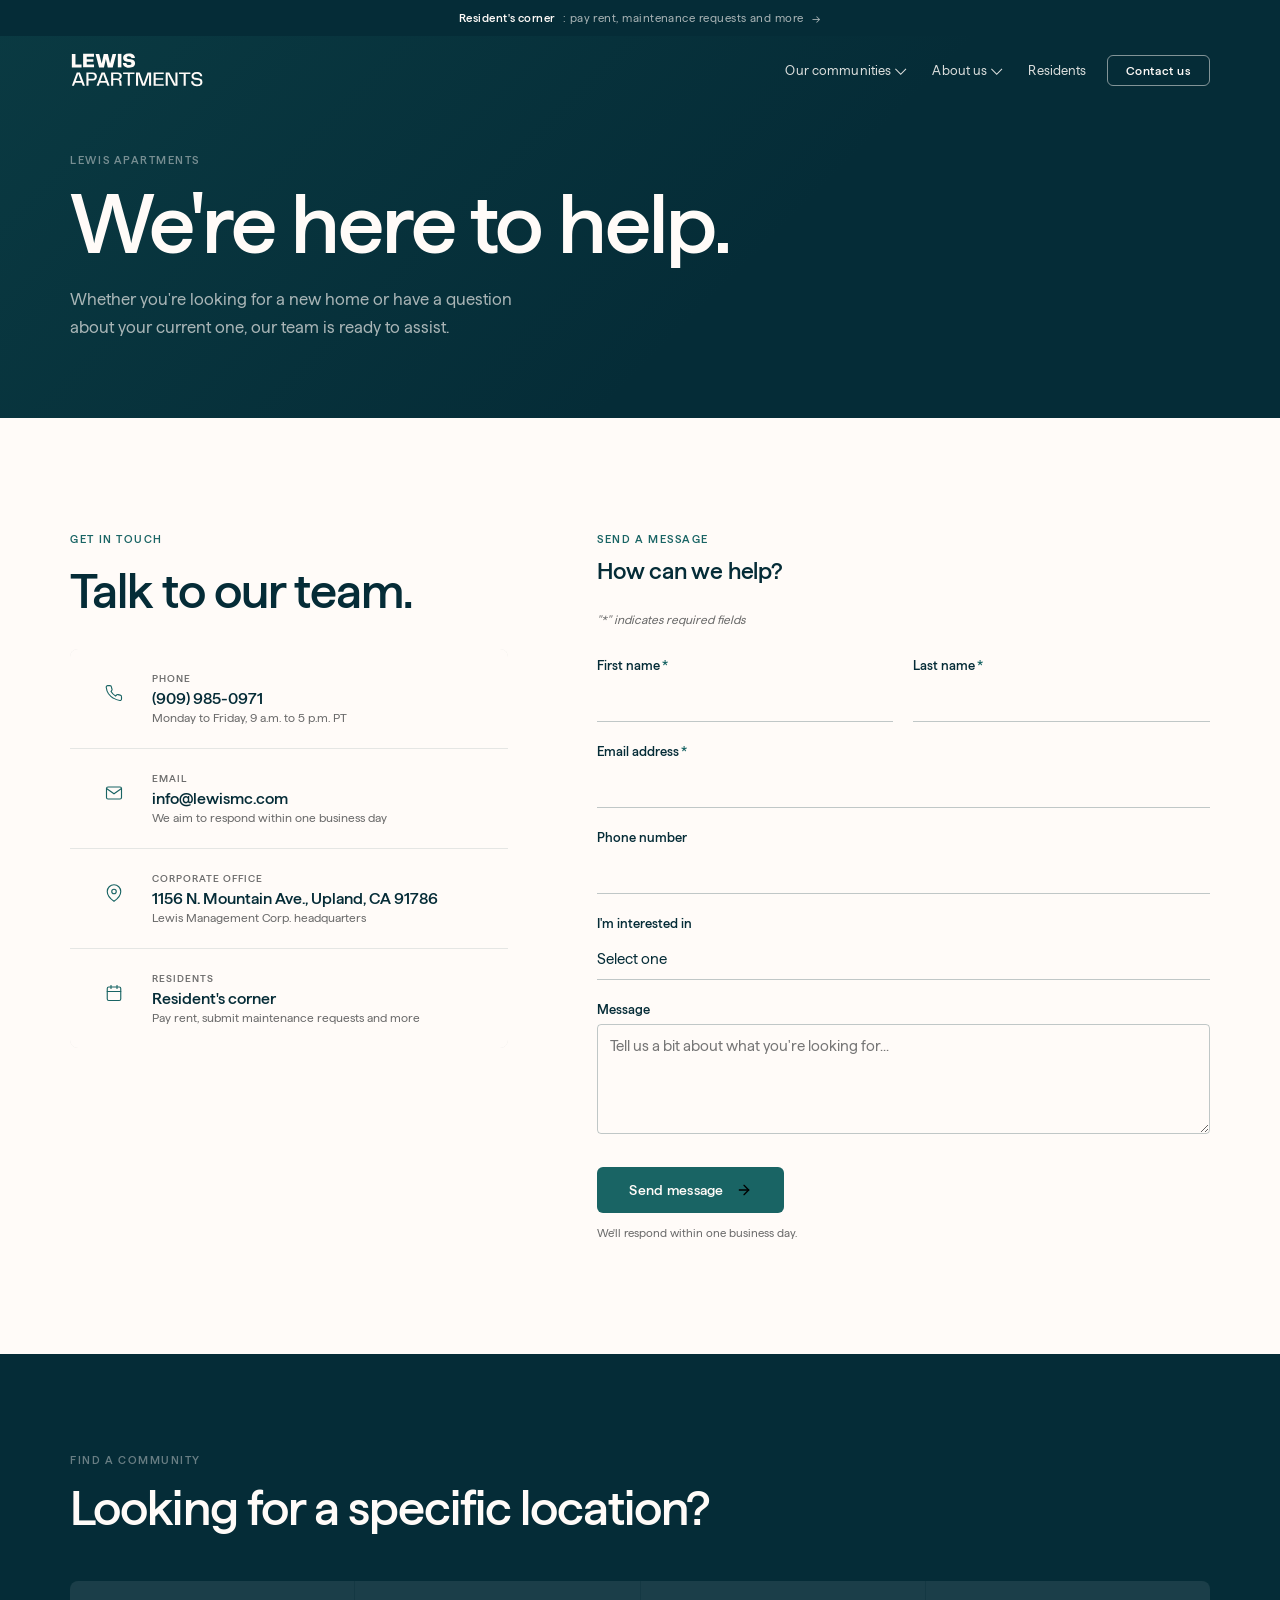
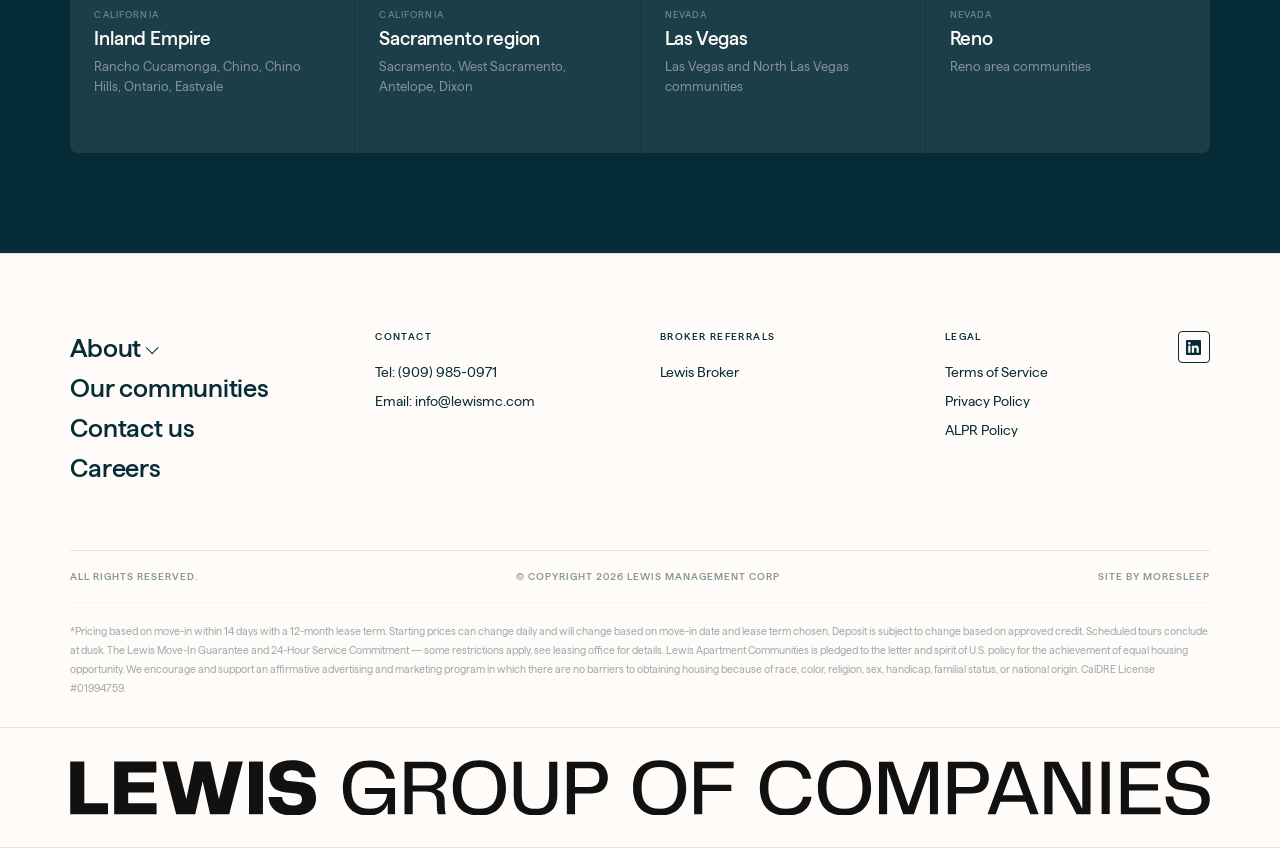
<file: contact-us/index.html>
<!DOCTYPE html>
<html lang="en" data-root="/">
<head>
<meta charset="UTF-8">
<meta name="viewport" content="width=device-width, initial-scale=1.0">
<title>Contact us | Lewis Apartments</title>
<meta name="description" content="Get in touch with Lewis Apartments. Find your local leasing office or contact our team directly.">
<link rel="stylesheet" href="../includes/shared.css">
<style>
.page-hero { background:var(--blue); padding:clamp(100px,12vw,160px) 0 clamp(48px,6vw,80px); position:relative; overflow:hidden; }
.page-hero::after { content:''; position:absolute; inset:0; background:linear-gradient(135deg,var(--teal) 0%,transparent 60%); opacity:.25; pointer-events:none; }
.page-hero-inner { position:relative; z-index:1; }
.page-hero .t-eyebrow { color:rgba(255,251,248,.45); margin-bottom:16px; }
.page-hero .t-h1 { color:var(--cream); margin-bottom:20px; }
.page-hero .t-body { color:rgba(255,251,248,.65); max-width:480px; }

/* Contact grid */
.contact-section { background:var(--cream); }
.contact-grid { display:grid; grid-template-columns:5fr 7fr; gap:clamp(48px,7vw,120px); align-items:start; }

/* Contact details left */
.contact-left .t-eyebrow { margin-bottom:20px; }
.contact-left .t-h2 { margin-bottom:32px; }
.contact-items { display:flex; flex-direction:column; gap:1px; background:var(--border); border-radius:8px; overflow:hidden; }
.contact-item { background:var(--cream); padding:24px 26px; display:flex; gap:20px; align-items:flex-start; }
.contact-item-icon { width:36px; height:36px; border-radius:8px; background:var(--teal-light); display:flex; align-items:center; justify-content:center; flex-shrink:0; margin-top:2px; }
.contact-item-icon svg { color:var(--teal); }
.contact-item-label { font-size:10px; font-weight:500; letter-spacing:.1em; text-transform:uppercase; color:var(--gray); margin-bottom:6px; }
.contact-item-value { font-size:16px; font-weight:500; color:var(--blue); }
.contact-item-value a { color:inherit; transition:color .15s; }
.contact-item-value a:hover { color:var(--teal); }
.contact-item-note { font-size:12px; color:var(--gray); margin-top:4px; }

/* Form */
/* Clean, unboxed form style matching lewisgroupofcompanies.com */
.contact-form { padding:0; }
.form-head { margin-bottom:28px; }
.form-head .t-eyebrow { margin-bottom:12px; }
.form-required-note { font-size:12px; color:var(--gray); font-style:italic; margin-bottom:32px; }
.form-group { margin-bottom:22px; }
.form-row { display:grid; grid-template-columns:1fr 1fr; gap:20px; margin-bottom:22px; }
label { display:block; font-size:13px; font-weight:500; color:var(--blue); margin-bottom:8px; }
label .req { color:var(--teal); margin-left:2px; }
input[type="text"],
input[type="email"],
input[type="tel"],
select,
textarea {
  width:100%;
  padding:12px 0;
  border:none;
  border-bottom:1px solid rgba(5,44,55,.25);
  border-radius:0;
  background:transparent;
  font-family:var(--ff);
  font-size:15px;
  font-weight:400;
  color:var(--blue);
  outline:none;
  transition:border-color .18s;
  -webkit-appearance:none;
}
select { cursor:pointer; }
input:focus, select:focus, textarea:focus { border-color:var(--teal); }
textarea { resize:vertical; min-height:110px; border:1px solid rgba(5,44,55,.25); padding:12px; border-radius:4px; }
textarea:focus { border-color:var(--teal); }
.form-submit {
  display:inline-flex;
  align-items:center;
  gap:12px;
  padding:15px 32px;
  background:var(--teal);
  color:var(--cream);
  border:none;
  border-radius:6px;
  font-family:var(--ff);
  font-size:14px;
  font-weight:500;
  letter-spacing:.02em;
  cursor:pointer;
  transition:background .18s;
  margin-top:8px;
}
.form-submit::after {
  content:'';
  width:16px; height:16px;
  background-image:url("data:image/svg+xml,%3Csvg xmlns='http://www.w3.org/2000/svg' viewBox='0 0 24 24' fill='none' stroke='currentColor' stroke-width='2' stroke-linecap='round' stroke-linejoin='round'%3E%3Cline x1='5' y1='12' x2='19' y2='12'/%3E%3Cpolyline points='12 5 19 12 12 19'/%3E%3C/svg%3E");
  background-repeat:no-repeat; background-position:center; background-size:contain;
}
.form-submit:hover { background:var(--blue); }
.form-note { font-size:11.5px; color:var(--gray); margin-top:14px; }

/* Find a community */
.find-section { background:var(--blue); padding:clamp(64px,8vw,100px) 0; }
.find-head .t-eyebrow { color:rgba(255,251,248,.4); margin-bottom:16px; }
.find-head .t-h2 { color:var(--cream); margin-bottom:48px; }
.find-grid { display:grid; grid-template-columns:repeat(4,1fr); gap:1px; background:rgba(255,251,248,.06); border-radius:8px; overflow:hidden; }
.find-item { background:rgba(255,251,248,.03); padding:28px 24px; transition:background .18s; cursor:pointer; }
.find-item:hover { background:rgba(255,251,248,.07); }
.find-region { font-size:9.5px; font-weight:500; letter-spacing:.12em; text-transform:uppercase; color:rgba(255,251,248,.35); margin-bottom:8px; }
.find-name { font-size:19px; font-weight:500; color:var(--cream); margin-bottom:8px; letter-spacing:-.01em; }
.find-detail { font-size:13px; color:rgba(255,251,248,.45); line-height:1.5; }
.find-arrow { color:var(--teal); font-size:16px; display:inline-block; margin-top:12px; opacity:0; transform:translateX(-4px); transition:opacity .18s,transform .18s; }
.find-item:hover .find-arrow { opacity:1; transform:translateX(0); }

@media(max-width:1024px){
  .contact-grid { grid-template-columns:1fr; }
  .find-grid { grid-template-columns:1fr 1fr; }
}
@media(max-width:640px){
  .form-row { grid-template-columns:1fr; }
  .find-grid { grid-template-columns:1fr 1fr; }
}
</style>
</head>
<body>
<div id="nav-include"></div>

<!-- PAGE HERO -->
<section class="page-hero" aria-labelledby="contact-h">
  <div class="wrap page-hero-inner">
    <p class="t-eyebrow">Lewis Apartments</p>
    <h1 class="t-h1" id="contact-h">We're here to help.</h1>
    <p class="t-body">Whether you're looking for a new home or have a question about your current one, our team is ready to assist.</p>
  </div>
</section>

<!-- CONTACT GRID -->
<section class="section contact-section" aria-labelledby="contact-form-h">
  <div class="wrap">
    <div class="contact-grid">

      <!-- Left: contact details -->
      <div class="contact-left">
        <p class="t-eyebrow">Get in touch</p>
        <h2 class="t-h2" id="contact-form-h">Talk to our team.</h2>
        <div class="contact-items">
          <div class="contact-item">
            <div class="contact-item-icon">
              <svg width="18" height="18" viewBox="0 0 24 24" fill="none" stroke="currentColor" stroke-width="1.5" stroke-linecap="round"><path d="M22 16.92v3a2 2 0 0 1-2.18 2 19.79 19.79 0 0 1-8.63-3.07A19.5 19.5 0 0 1 4.69 13a19.79 19.79 0 0 1-3.07-8.67A2 2 0 0 1 3.6 2.22h3a2 2 0 0 1 2 1.72 12.84 12.84 0 0 0 .7 2.81 2 2 0 0 1-.45 2.11L8.09 9.91a16 16 0 0 0 6 6l1.27-1.27a2 2 0 0 1 2.11-.45 12.84 12.84 0 0 0 2.81.7A2 2 0 0 1 22 16.92z"/></svg>
            </div>
            <div>
              <div class="contact-item-label">Phone</div>
              <div class="contact-item-value"><a href="tel:9099850971">(909) 985-0971</a></div>
              <div class="contact-item-note">Monday to Friday, 9 a.m. to 5 p.m. PT</div>
            </div>
          </div>
          <div class="contact-item">
            <div class="contact-item-icon">
              <svg width="18" height="18" viewBox="0 0 24 24" fill="none" stroke="currentColor" stroke-width="1.5" stroke-linecap="round"><path d="M4 4h16c1.1 0 2 .9 2 2v12c0 1.1-.9 2-2 2H4c-1.1 0-2-.9-2-2V6c0-1.1.9-2 2-2z"/><polyline points="22,6 12,13 2,6"/></svg>
            </div>
            <div>
              <div class="contact-item-label">Email</div>
              <div class="contact-item-value"><a href="mailto:info@lewismc.com">info@lewismc.com</a></div>
              <div class="contact-item-note">We aim to respond within one business day</div>
            </div>
          </div>
          <div class="contact-item">
            <div class="contact-item-icon">
              <svg width="18" height="18" viewBox="0 0 24 24" fill="none" stroke="currentColor" stroke-width="1.5" stroke-linecap="round"><path d="M21 10c0 7-9 13-9 13s-9-6-9-13a9 9 0 0 1 18 0z"/><circle cx="12" cy="10" r="3"/></svg>
            </div>
            <div>
              <div class="contact-item-label">Corporate office</div>
              <div class="contact-item-value">1156 N. Mountain Ave., Upland, CA 91786</div>
              <div class="contact-item-note">Lewis Management Corp. headquarters</div>
            </div>
          </div>
          <div class="contact-item">
            <div class="contact-item-icon">
              <svg width="18" height="18" viewBox="0 0 24 24" fill="none" stroke="currentColor" stroke-width="1.5" stroke-linecap="round"><rect x="3" y="4" width="18" height="18" rx="2" ry="2"/><line x1="16" y1="2" x2="16" y2="6"/><line x1="8" y1="2" x2="8" y2="6"/><line x1="3" y1="10" x2="21" y2="10"/></svg>
            </div>
            <div>
              <div class="contact-item-label">Residents</div>
              <div class="contact-item-value"><a href="../residents/">Resident's corner</a></div>
              <div class="contact-item-note">Pay rent, submit maintenance requests and more</div>
            </div>
          </div>
        </div>
      </div>

      <!-- Right: contact form -->
      <div>
        <form class="contact-form" onsubmit="handleSubmit(event)" novalidate>
          <div class="form-head">
            <p class="t-eyebrow">Send a message</p>
            <h3 class="t-h3">How can we help?</h3>
          </div>
          <p class="form-required-note">"*" indicates required fields</p>
          <div class="form-row">
            <div>
              <label for="first-name">First name<span class="req">*</span></label>
              <input type="text" id="first-name" name="first_name" autocomplete="given-name" required>
            </div>
            <div>
              <label for="last-name">Last name<span class="req">*</span></label>
              <input type="text" id="last-name" name="last_name" autocomplete="family-name" required>
            </div>
          </div>
          <div class="form-group">
            <label for="email">Email address<span class="req">*</span></label>
            <input type="email" id="email" name="email" autocomplete="email" required>
          </div>
          <div class="form-group">
            <label for="phone">Phone number</label>
            <input type="tel" id="phone" name="phone" autocomplete="tel">
          </div>
          <div class="form-group">
            <label for="interest">I'm interested in</label>
            <select id="interest" name="interest">
              <option value="">Select one</option>
              <option value="apartment">Renting an apartment</option>
              <option value="sfh">Renting a single-family home</option>
              <option value="resident">I'm a current resident</option>
              <option value="broker">Broker referral</option>
              <option value="other">Something else</option>
            </select>
          </div>
          <div class="form-group">
            <label for="message">Message</label>
            <textarea id="message" name="message" placeholder="Tell us a bit about what you're looking for..."></textarea>
          </div>
          <button type="submit" class="form-submit">Send message</button>
          <p class="form-note">We'll respond within one business day.</p>
        </form>
      </div>

    </div>
  </div>
</section>

<!-- FIND A COMMUNITY -->
<section class="find-section" aria-labelledby="find-h">
  <div class="wrap">
    <div class="find-head">
      <p class="t-eyebrow">Find a community</p>
      <h2 class="t-h2" id="find-h">Looking for a specific location?</h2>
    </div>
    <div class="find-grid">
      <a href="../our-communities/" class="find-item">
        <div class="find-region">California</div>
        <div class="find-name">Inland Empire</div>
        <div class="find-detail">Rancho Cucamonga, Chino, Chino Hills, Ontario, Eastvale</div>
        <span class="find-arrow">→</span>
      </a>
      <a href="../our-communities/" class="find-item">
        <div class="find-region">California</div>
        <div class="find-name">Sacramento region</div>
        <div class="find-detail">Sacramento, West Sacramento, Antelope, Dixon</div>
        <span class="find-arrow">→</span>
      </a>
      <a href="../our-communities/#nevada" class="find-item">
        <div class="find-region">Nevada</div>
        <div class="find-name">Las Vegas</div>
        <div class="find-detail">Las Vegas and North Las Vegas communities</div>
        <span class="find-arrow">→</span>
      </a>
      <a href="../our-communities/#nevada" class="find-item">
        <div class="find-region">Nevada</div>
        <div class="find-name">Reno</div>
        <div class="find-detail">Reno area communities</div>
        <span class="find-arrow">→</span>
      </a>
    </div>
  </div>
</section>

<div id="footer-include" data-static="1">
<!-- FOOTER — lewisgroupofcompanies.com layout ───────────── -->
<footer aria-label="Site footer">
  <div class="wrap">

    <!-- Main grid: nav left + 3 info columns right -->
    <div class="f-main">

      <!-- Left: stacked nav links, large -->
      <nav class="f-nav-col" aria-label="Footer navigation">
        <ul role="list">
          <li><a href="/lewis-apartments-website/about-us/">About <span class="f-chev"></span></a></li>
          <li><a href="/lewis-apartments-website/our-communities/">Our communities</a></li>
          <li><a href="/lewis-apartments-website/contact-us/">Contact us</a></li>
          <li><a href="https://lewiscareers.com" target="_blank" rel="noopener">Careers</a></li>
        </ul>
      </nav>

      <!-- Col 2: Contact -->
      <div class="f-info-col">
        <div class="f-info-head">Contact</div>
        <div class="f-info-body">
          <p>Tel: <a href="tel:9099850971">(909) 985-0971</a></p>
          <p>Email: <a href="mailto:info@lewismc.com">info@lewismc.com</a></p>
        </div>
      </div>

      <!-- Col 3: Broker Referrals -->
      <div class="f-info-col">
        <div class="f-info-head">Broker Referrals</div>
        <div class="f-info-body">
          <a href="http://lewisbroker.com" target="_blank" rel="noopener">Lewis Broker</a>
        </div>
      </div>

      <!-- Col 4: Legal + LinkedIn -->
      <div class="f-info-col" style="position:relative;">
        <div class="f-info-head">Legal</div>
        <div class="f-info-body">
          <a href="https://lewisgroupofcompanies.com/terms-of-service/" target="_blank" rel="noopener">Terms of Service</a>
          <a href="https://lewisgroupofcompanies.com/lewis-privacy-policy/" target="_blank" rel="noopener">Privacy Policy</a>
          <a href="https://lewisgroupofcompanies.com/alpr-policy/" target="_blank" rel="noopener">ALPR Policy</a>
        </div>
        <!-- LinkedIn top-right -->
        <a href="https://www.linkedin.com/company/the-lewis-group-of-companies"
           target="_blank" rel="noopener"
           class="f-linkedin"
           aria-label="LinkedIn"
           style="position:absolute;top:0;right:0;">
          <svg viewBox="0 0 24 24" aria-hidden="true">
            <path d="M20.447 20.452h-3.554v-5.569c0-1.328-.027-3.037-1.852-3.037-1.853 0-2.136 1.445-2.136 2.939v5.667H9.351V9h3.414v1.561h.046c.477-.9 1.637-1.85 3.37-1.85 3.601 0 4.267 2.37 4.267 5.455v6.286zM5.337 7.433a2.062 2.062 0 0 1-2.063-2.065 2.064 2.064 0 1 1 2.063 2.065zm1.782 13.019H3.555V9h3.564v11.452zM22.225 0H1.771C.792 0 0 .774 0 1.729v20.542C0 23.227.792 24 1.771 24h20.451C23.2 24 24 23.227 24 22.271V1.729C24 .774 23.2 0 22.222 0h.003z"/>
          </svg>
        </a>
      </div>

    </div>




    <div class="f-bottom-bar">
      <span>All rights reserved.</span>
      <span>© Copyright 2026 Lewis Management Corp</span>
      <a href="https://www.moresleep.net" target="_blank" rel="noopener">Site by MoreSleep</a>
    </div>

    <!-- Apartments legal disclaimer -->
    <div class="f-disclaimer">
      *Pricing based on move-in within 14 days with a 12-month lease term. Starting prices can change daily and will change based on move-in date and lease term chosen. Deposit is subject to change based on approved credit. Scheduled tours conclude at dusk. The Lewis Move-In Guarantee and 24-Hour Service Commitment — some restrictions apply, see leasing office for details. Lewis Apartment Communities is pledged to the letter and spirit of U.S. policy for the achievement of equal housing opportunity. We encourage and support an affirmative advertising and marketing program in which there are no barriers to obtaining housing because of race, color, religion, sex, handicap, familial status, or national origin. CalDRE License #01994759.
    </div>

  </div><!-- /.wrap -->

  <!-- Wordmark — full viewport width, outside wrap -->
  <div class="f-wordmark">
    <a href="https://lewisgroupofcompanies.com" target="_blank" rel="noopener"
       aria-label="Lewis Group of Companies">
<svg xmlns="http://www.w3.org/2000/svg" viewBox="183 502 1553 75" role="img" aria-label="Lewis Group of Companies">
<title>Lewis Group of Companies</title>
<path fill="#000000" d="M693.8,564.1c0,5.8,1,9.7,1.5,11.7h-10.8c-0.6-1.8-1.4-5.5-1.4-11.3V559c0-10.3-5.7-14.1-14.9-14.1h-18v30.9
			H639v-71.4h34.1c14.9,0,22.9,7.5,22.9,19.3c0,9.8-6,16.1-14,18.1c7.2,2.4,11.7,5.5,11.7,15.5V564.1z M684.4,524.5
			c0-7-3.8-11.2-12.4-11.2h-21.9v23.4h22.3C681.5,536.8,684.4,532.2,684.4,524.5z"/>
<path fill="#000000" d="M704.9,540.1c0-20.7,10.6-37.6,36.2-37.6c25.5,0,36.2,17,36.2,37.6c0,20.9-10.6,37.6-36.2,37.6
			C715.5,577.7,704.9,561.1,704.9,540.1z M741,568.5c17.5,0,24.6-9.7,24.6-28.4s-7.1-28.4-24.6-28.4c-17.5,0-24.6,9.7-24.6,28.4
			S723.5,568.5,741,568.5z"/>
<path fill="#000000" d="M787.7,504.5h11.1v43.8c0,16.7,6.7,20.2,18.7,20.2c12,0,18.7-3.4,18.7-20.2v-43.8h11.1v45.4
			c0,17.7-9.8,27.7-29.7,27.7c-20,0-29.7-9.9-29.7-27.7V504.5z"/>
<path fill="#000000" d="M916.2,526c0,11.6-6.3,21.7-22.2,21.7h-22.5v28.1h-11.2v-71.4H894C909.8,504.5,916.2,514.7,916.2,526z
			 M904.6,526c0-7.3-3.2-12.7-13.3-12.7h-19.9v25.4h19.9C901.4,538.8,904.6,533.3,904.6,526z"/>
<path fill="#000000" d="M950.6,540.1c0-20.7,10.6-37.6,36.2-37.6c25.5,0,36.2,17,36.2,37.6c0,20.9-10.6,37.6-36.2,37.6
			C961.2,577.7,950.6,561.1,950.6,540.1z M986.8,568.5c17.5,0,24.6-9.7,24.6-28.4s-7.1-28.4-24.6-28.4c-17.5,0-24.6,9.7-24.6,28.4
			S969.3,568.5,986.8,568.5z"/>
<path fill="#000000" d="M1044.9,513.4v22.3h39.6v8.7h-39.6v31.4h-11.1v-71.4h53.9v8.9H1044.9z"/>
<path fill="#000000" d="M1202.6,540.1c0-20.7,10.6-37.6,36.2-37.6c25.5,0,36.2,17,36.2,37.6c0,20.9-10.6,37.6-36.2,37.6
			C1213.2,577.7,1202.6,561.1,1202.6,540.1z M1238.8,568.5c17.5,0,24.6-9.7,24.6-28.4s-7.1-28.4-24.6-28.4
			c-17.5,0-24.6,9.7-24.6,28.4S1221.3,568.5,1238.8,568.5z"/>
<path fill="#000000" d="M1366.4,575.8h-11.1V513l-21.9,62.8h-14.6l-21.9-62.8v62.8h-11.1v-71.4h19.2l21.1,60.6l21.1-60.6h19V575.8z"/>
<path fill="#000000" d="M1435.6,526c0,11.6-6.3,21.7-22.2,21.7h-22.5v28.1h-11.2v-71.4h33.7C1429.3,504.5,1435.6,514.7,1435.6,526z
			 M1424,526c0-7.3-3.2-12.7-13.3-12.7h-19.9v25.4h19.9C1420.8,538.8,1424,533.3,1424,526z"/>
<path fill="#000000" d="M1485.9,558.9h-34.6l-6.3,17h-11.2l26.5-71.4h16.6l26.5,71.4h-11.3L1485.9,558.9z M1482.5,550l-14-37.7
			l-14,37.7H1482.5z"/>
<path fill="#000000" d="M1574.2,504.5v71.4h-19.1l-27.5-53.1c-2-4.1-3.9-7.8-5.2-11.3v64.4h-11.1v-71.4h19.1l27.6,53.3
			c1.5,2.9,3.4,7.3,5,11.1v-64.4H1574.2z"/>
<path fill="#000000" d="M1669.7,566.9v8.9h-54.2v-71.4h53.9v8.9h-42.8v21.6h39.6v8.7h-39.6v23.3H1669.7z"/>
<path fill="#000000" d="M1687.1,551.9c0.3,10.8,6.5,17.1,20.6,17.1c14.4,0,17.8-4.9,17.8-12.2c0-6.7-4-10.3-12-11.5l-16.5-2.4
			c-12.1-1.7-18.5-8.1-18.5-19.2c0-11.9,8.8-21.1,27.9-21.1c20.1,0,28.6,10.1,29.5,22.9h-10.7c-1.1-8.6-6.8-14.3-18.9-14.3
			c-11.6,0-16.6,5-16.6,12.2c0,5.3,2.9,9.1,9.6,10.1l17.5,2.6c12.5,1.8,20,7.5,20,19.3c0,14.1-8.6,22.2-29,22.2
			c-23.4,0-31.3-12.2-31.3-25.7H1687.1z"/>
<path fill="#000000" d="M1589.3,575.7v-71.4h11.1v71.4H1589.3z"/>
<path fill="#000000" d="M1182.4,551.8c-2,10.5-9.2,16.7-23.1,16.7c-17,0-24.3-9.9-24.3-28.4s7.6-28.4,24.6-28.4
			c13.3,0,20.2,5.7,22.5,15.7h11.4c-2.6-15.5-12.5-24.8-33.7-24.8c-25.2,0-36.4,16.6-36.4,37.6c0,21.3,10.8,37.6,36.1,37.6
			c21.9,0,32.1-9.9,34.4-25.8H1182.4z"/>
<path fill="#000000" d="M585.1,548.3h30.2c-1.4,10.8-7.3,20.3-24,20.3c-17.8,0-24.7-10.1-24.7-28.4c0-18.6,7.3-28.4,24.6-28.4
			c14.2,0,21.1,5.3,23.1,15.7h11.5c-2.6-16-13.2-24.8-34.2-24.8c-25.3,0-36.6,16.4-36.6,37.6c0,21.3,10.6,37.6,34.7,37.6
			c13.8,0,23.1-6.7,26.4-17v15.1h10v-35.7h-40.9V548.3z"/>
<path fill="#000000" d="M183.3,504.1h19.2v56.8h32.3v15h-51.5V504.1z"/>
<path fill="#000000" d="M262.2,560.9H301v15h-57.8v-71.8h57.5v15h-38.4v13.3h35.2v13.9h-35.2V560.9z"/>
<path fill="#000000" d="M399.2,504.1h19.4l-18.6,71.8h-26l-10.2-44.8l-10.1,44.8h-25.9L309,504.1h19.4l13.2,50.9l10.8-50.9h22
			L386,555L399.2,504.1z"/>
<path fill="#000000" d="M427,575.9v-71.8h19v71.8H427z"/>
<path fill="#000000" d="M486.6,563.9c9.2,0,12.6-3.2,12.6-8.2s-2.8-7.1-8.2-7.9l-15.7-1.7c-13-1.5-20.4-8.9-20.4-21.1
			c0-13.5,10.2-22.8,30.9-22.8c22.1,0,31,10.6,32,23.3H499c-0.8-5.7-5.1-9.5-13.2-9.5c-7.3,0-11.7,2.9-11.7,7.7c0,3.7,2.2,6.4,7.7,7
			l13.7,1.4c15.8,1.5,22.9,9,22.9,21.9c0,14.1-8.9,23.7-32.2,23.7c-23.3,0-31.9-12.3-32.6-25.2h18.5
			C472.6,558.5,476.5,563.9,486.6,563.9L486.6,563.9z"/>
</svg>
    </a>
  </div>

</footer>
</div><!-- /footer-include -->
<script src="../js/includes.js"></script>
<script>
function handleSubmit(e) {
  e.preventDefault();
  const btn = e.target.querySelector('.form-submit');
  btn.textContent = 'Message sent ✓';
  btn.style.background = 'var(--blue)';
  btn.disabled = true;
  // In production this would POST to WP contact form endpoint
}
</script>
</body>
</html>
</file>
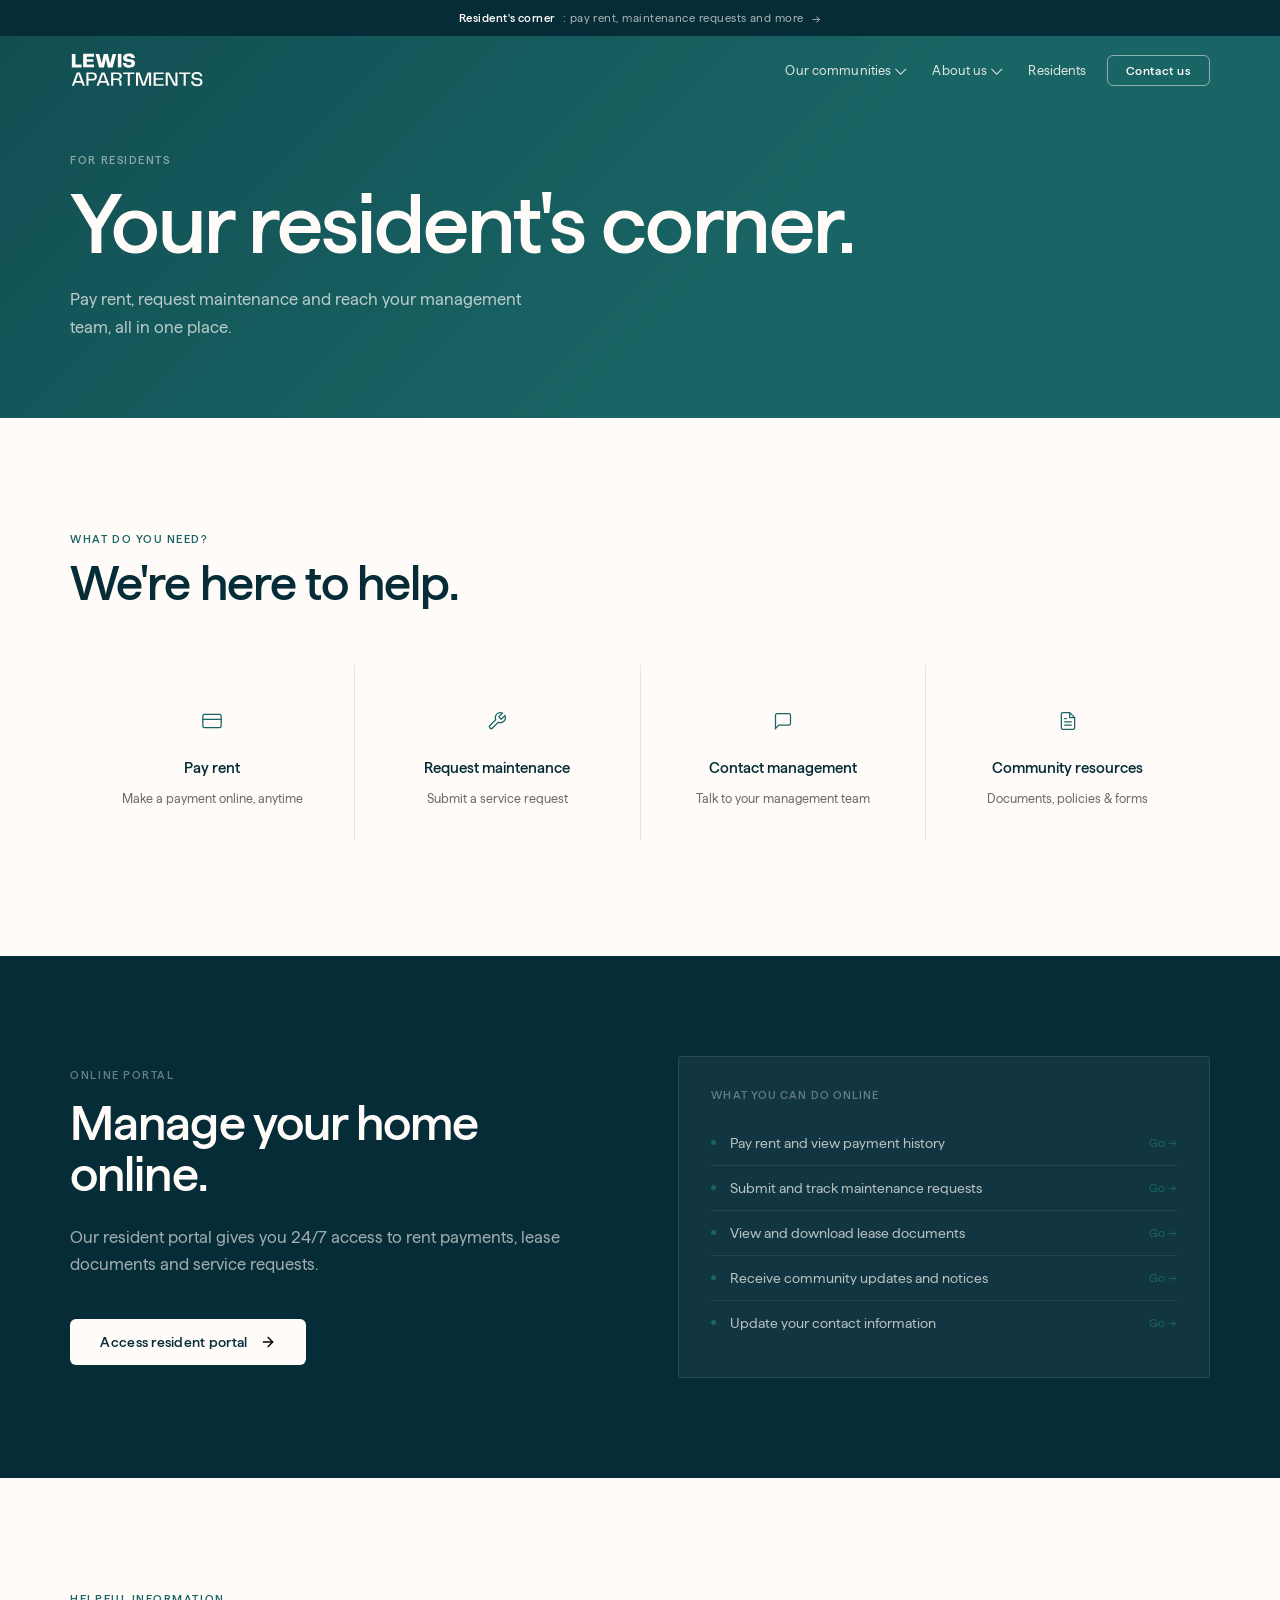
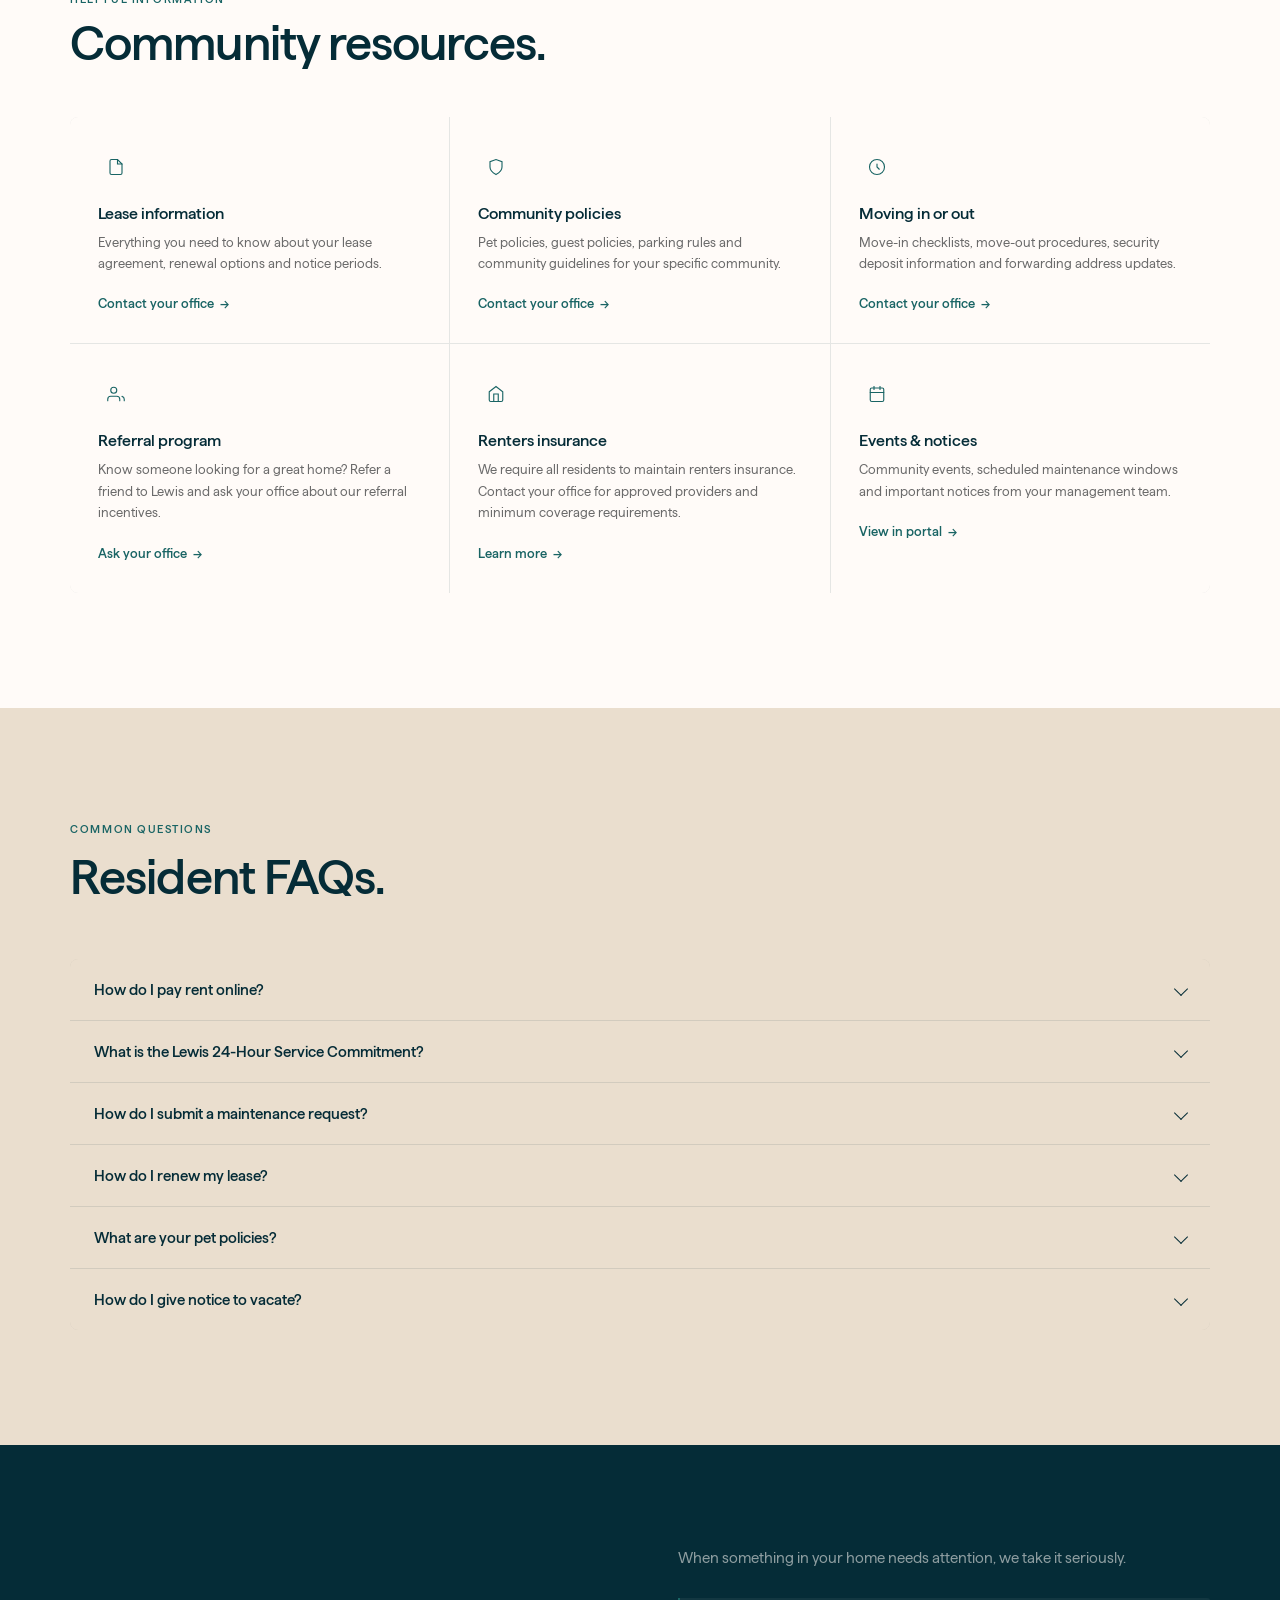
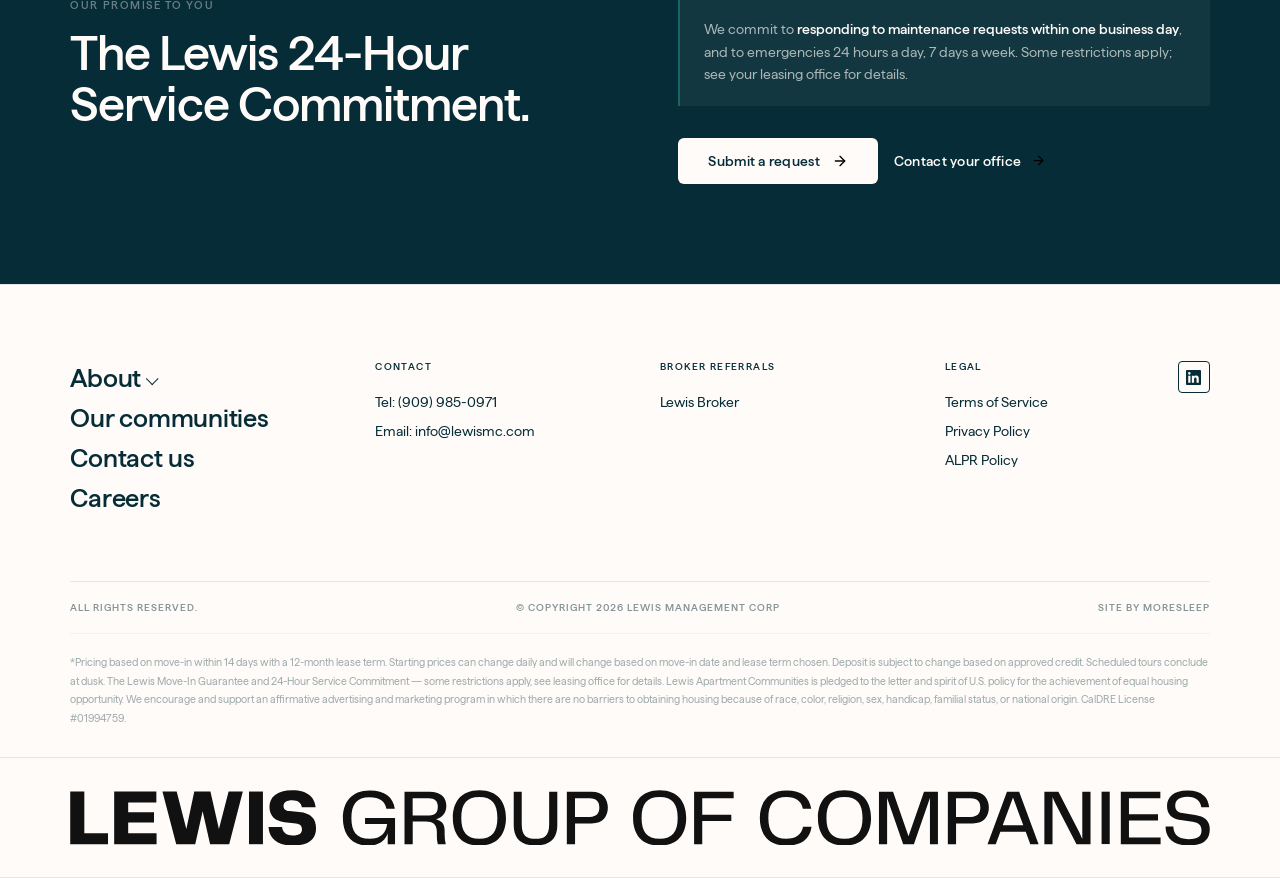
<file: residents/index.html>
<!DOCTYPE html>
<html lang="en" data-root="/">
<head>
<meta charset="UTF-8">
<meta name="viewport" content="width=device-width, initial-scale=1.0">
<title>Resident's corner | Lewis Apartments</title>
<meta name="description" content="Lewis Apartments resident portal: pay rent online, submit maintenance requests, access community resources and get in touch with your management team.">
<link rel="stylesheet" href="../includes/shared.css">
<style>
.page-hero { background:var(--teal); padding:clamp(100px,12vw,160px) 0 clamp(48px,6vw,80px); position:relative; overflow:hidden; }
.page-hero::after { content:''; position:absolute; inset:0; background:linear-gradient(135deg,rgba(5,44,55,.4) 0%,transparent 60%); pointer-events:none; }
.page-hero-inner { position:relative; z-index:1; }
.page-hero .t-eyebrow { color:rgba(255,251,248,.5); margin-bottom:16px; }
.page-hero .t-h1 { color:var(--cream); margin-bottom:20px; }
.page-hero .t-body { color:rgba(255,251,248,.7); max-width:480px; }

/* Quick actions */
.quick-actions { background:var(--cream); }
.qa-grid { display:grid; grid-template-columns:repeat(4,1fr); gap:1px; background:var(--border); border-radius:8px; overflow:hidden; margin-top:clamp(36px,5vw,56px); }
.qa-item { background:var(--cream); padding:32px 26px; text-align:center; transition:background .18s; cursor:pointer; display:flex; flex-direction:column; align-items:center; gap:14px; }
.qa-item:hover { background:var(--teal-light); }
.qa-icon { width:48px; height:48px; border-radius:50%; background:var(--teal-light); display:flex; align-items:center; justify-content:center; flex-shrink:0; }
.qa-icon svg { color:var(--teal); }
.qa-item:hover .qa-icon { background:var(--teal); }
.qa-item:hover .qa-icon svg { color:var(--cream); }
.qa-name { font-size:15px; font-weight:500; color:var(--blue); }
.qa-desc { font-size:12.5px; color:var(--gray); line-height:1.5; }

/* Portal CTA */
.portal-section { background:var(--blue); padding:clamp(64px,8vw,100px) 0; }
.portal-inner { display:grid; grid-template-columns:1fr 1fr; gap:clamp(40px,6vw,80px); align-items:center; }
.portal-inner .t-eyebrow { color:rgba(255,251,248,.4); margin-bottom:16px; }
.portal-inner .t-h2 { color:var(--cream); margin-bottom:24px; }
.portal-inner .t-body { color:rgba(255,251,248,.62); margin-bottom:40px; }
.portal-card { background:rgba(255,251,248,.05); border:1px solid rgba(255,251,248,.1); border-radius:4px; padding:32px; }
.portal-card-head { font-size:11px; font-weight:500; letter-spacing:.1em; text-transform:uppercase; color:rgba(255,251,248,.35); margin-bottom:20px; }
.portal-item { display:flex; align-items:center; gap:14px; padding:14px 0; border-bottom:1px solid rgba(255,251,248,.08); }
.portal-item:last-child { border-bottom:none; }
.portal-item-dot { width:5px; height:5px; border-radius:50%; background:var(--teal); flex-shrink:0; }
.portal-item-text { font-size:14px; color:rgba(255,251,248,.7); flex:1; }
.portal-item-link { font-size:12px; color:var(--teal); white-space:nowrap; }
.portal-item-link:hover { color:var(--cream); }

/* Resources */
.resources-section { background:var(--cream); }
.resources-grid { display:grid; grid-template-columns:repeat(3,1fr); gap:1px; background:var(--border); border-radius:8px; overflow:hidden; margin-top:48px; }
.resource-item { background:var(--cream); padding:32px 28px; transition:background .18s; }
.resource-item:hover { background:#F0EBE5; }
.resource-icon { width:36px; height:36px; border-radius:8px; background:var(--teal-light); display:flex; align-items:center; justify-content:center; margin-bottom:20px; }
.resource-icon svg { color:var(--teal); }
.resource-name { font-size:16px; font-weight:500; margin-bottom:10px; }
.resource-desc { font-size:13px; color:var(--gray); line-height:1.65; margin-bottom:20px; }
.resource-link { font-size:13px; color:var(--teal); font-weight:500; display:inline-flex; align-items:center; gap:6px; transition:gap .18s; }
.resource-link::after { content:'→'; }
.resource-link:hover { gap:10px; }

/* FAQ */
.faq-section { background:var(--warm); }
.faq-head { margin-bottom:clamp(36px,5vw,56px); }
.faq-head .t-eyebrow { margin-bottom:16px; }
.faq-list { display:flex; flex-direction:column; gap:1px; background:rgba(5,44,55,.1); border-radius:8px; overflow:hidden; }
.faq-item { background:var(--warm); }
.faq-q { width:100%; text-align:left; padding:22px 24px; display:flex; justify-content:space-between; align-items:center; gap:20px; background:none; border:none; font-family:var(--ff); font-size:15px; font-weight:500; color:var(--blue); cursor:pointer; transition:color .15s; }
.faq-q:hover { color:var(--teal); }
.faq-chevron { width:10px; height:10px; border-right:1.5px solid currentColor; border-bottom:1.5px solid currentColor; transform:rotate(45deg); transition:transform .2s; flex-shrink:0; }
.faq-item.open .faq-chevron { transform:rotate(-135deg); }
.faq-a { display:none; padding:0 24px 22px; font-size:14px; color:var(--gray); line-height:1.7; }
.faq-item.open .faq-a { display:block; }

/* Maintenance CTA */
.maintenance-section { background:var(--blue); padding:clamp(64px,8vw,100px) 0; }
.maintenance-inner { display:grid; grid-template-columns:1fr 1fr; gap:clamp(40px,6vw,80px); align-items:center; }
.maintenance-inner .t-eyebrow { color:rgba(255,251,248,.4); margin-bottom:16px; }
.maintenance-inner .t-h2 { color:var(--cream); }
.maintenance-note { font-size:15px; color:rgba(255,251,248,.55); line-height:1.7; }
.maintenance-commitment { margin-top:28px; padding:20px 24px; background:rgba(255,251,248,.05); border-left:2px solid var(--teal); border-radius:0 3px 3px 0; }
.maintenance-commitment p { font-size:14px; color:rgba(255,251,248,.65); line-height:1.6; }
.maintenance-commitment strong { color:var(--cream); font-weight:500; }

@media(max-width:1024px){
  .portal-inner,.maintenance-inner { grid-template-columns:1fr; }
  .qa-grid { grid-template-columns:1fr 1fr; }
  .resources-grid { grid-template-columns:1fr 1fr; }
}
@media(max-width:640px){
  .qa-grid { grid-template-columns:1fr 1fr; }
  .resources-grid { grid-template-columns:1fr; }
}
</style>
</head>
<body>
<div id="nav-include"></div>

<!-- PAGE HERO -->
<section class="page-hero" aria-labelledby="res-h">
  <div class="wrap page-hero-inner">
    <p class="t-eyebrow">For residents</p>
    <h1 class="t-h1" id="res-h">Your resident's corner.</h1>
    <p class="t-body">Pay rent, request maintenance and reach your management team, all in one place.</p>
  </div>
</section>

<!-- QUICK ACTIONS -->
<section class="section quick-actions" aria-label="Quick actions">
  <div class="wrap">
    <p class="t-eyebrow" style="margin-bottom:12px;">What do you need?</p>
    <h2 class="t-h2">We're here to help.</h2>
    <div class="qa-grid">
      <a href="#pay-rent" class="qa-item">
        <div class="qa-icon">
          <svg width="20" height="20" viewBox="0 0 24 24" fill="none" stroke="currentColor" stroke-width="1.5" stroke-linecap="round"><rect x="1" y="4" width="22" height="16" rx="2" ry="2"/><line x1="1" y1="10" x2="23" y2="10"/></svg>
        </div>
        <div class="qa-name">Pay rent</div>
        <div class="qa-desc">Make a payment online, anytime</div>
      </a>
      <a href="#maintenance" class="qa-item">
        <div class="qa-icon">
          <svg width="20" height="20" viewBox="0 0 24 24" fill="none" stroke="currentColor" stroke-width="1.5" stroke-linecap="round"><path d="M14.7 6.3a1 1 0 0 0 0 1.4l1.6 1.6a1 1 0 0 0 1.4 0l3.77-3.77a6 6 0 0 1-7.94 7.94l-6.91 6.91a2.12 2.12 0 0 1-3-3l6.91-6.91a6 6 0 0 1 7.94-7.94l-3.76 3.76z"/></svg>
        </div>
        <div class="qa-name">Request maintenance</div>
        <div class="qa-desc">Submit a service request</div>
      </a>
      <a href="../contact-us/" class="qa-item">
        <div class="qa-icon">
          <svg width="20" height="20" viewBox="0 0 24 24" fill="none" stroke="currentColor" stroke-width="1.5" stroke-linecap="round"><path d="M21 15a2 2 0 0 1-2 2H7l-4 4V5a2 2 0 0 1 2-2h14a2 2 0 0 1 2 2z"/></svg>
        </div>
        <div class="qa-name">Contact management</div>
        <div class="qa-desc">Talk to your management team</div>
      </a>
      <a href="#resources" class="qa-item">
        <div class="qa-icon">
          <svg width="20" height="20" viewBox="0 0 24 24" fill="none" stroke="currentColor" stroke-width="1.5" stroke-linecap="round"><path d="M14 2H6a2 2 0 0 0-2 2v16a2 2 0 0 0 2 2h12a2 2 0 0 0 2-2V8z"/><polyline points="14 2 14 8 20 8"/><line x1="16" y1="13" x2="8" y2="13"/><line x1="16" y1="17" x2="8" y2="17"/><polyline points="10 9 9 9 8 9"/></svg>
        </div>
        <div class="qa-name">Community resources</div>
        <div class="qa-desc">Documents, policies &amp; forms</div>
      </a>
    </div>
  </div>
</section>

<!-- RESIDENT PORTAL -->
<section class="portal-section" id="pay-rent" aria-labelledby="portal-h">
  <div class="wrap">
    <div class="portal-inner">
      <div>
        <p class="t-eyebrow">Online portal</p>
        <h2 class="t-h2" id="portal-h">Manage your home online.</h2>
        <p class="t-body">Our resident portal gives you 24/7 access to rent payments, lease documents and service requests.</p>
        <a href="https://residentportal.lewisapartments.com" target="_blank" rel="noopener" class="btn btn-cream">Access resident portal</a>
      </div>
      <div class="portal-card">
        <div class="portal-card-head">What you can do online</div>
        <div class="portal-item">
          <div class="portal-item-dot"></div>
          <div class="portal-item-text">Pay rent and view payment history</div>
          <a href="https://residentportal.lewisapartments.com" class="portal-item-link">Go →</a>
        </div>
        <div class="portal-item">
          <div class="portal-item-dot"></div>
          <div class="portal-item-text">Submit and track maintenance requests</div>
          <a href="https://residentportal.lewisapartments.com" class="portal-item-link">Go →</a>
        </div>
        <div class="portal-item">
          <div class="portal-item-dot"></div>
          <div class="portal-item-text">View and download lease documents</div>
          <a href="https://residentportal.lewisapartments.com" class="portal-item-link">Go →</a>
        </div>
        <div class="portal-item">
          <div class="portal-item-dot"></div>
          <div class="portal-item-text">Receive community updates and notices</div>
          <a href="https://residentportal.lewisapartments.com" class="portal-item-link">Go →</a>
        </div>
        <div class="portal-item">
          <div class="portal-item-dot"></div>
          <div class="portal-item-text">Update your contact information</div>
          <a href="https://residentportal.lewisapartments.com" class="portal-item-link">Go →</a>
        </div>
      </div>
    </div>
  </div>
</section>

<!-- RESOURCES -->
<section class="section resources-section" id="resources" aria-labelledby="resources-h">
  <div class="wrap">
    <p class="t-eyebrow" style="margin-bottom:12px;">Helpful information</p>
    <h2 class="t-h2" id="resources-h">Community resources.</h2>
    <div class="resources-grid">
      <div class="resource-item">
        <div class="resource-icon">
          <svg width="18" height="18" viewBox="0 0 24 24" fill="none" stroke="currentColor" stroke-width="1.5" stroke-linecap="round"><path d="M14 2H6a2 2 0 0 0-2 2v16a2 2 0 0 0 2 2h12a2 2 0 0 0 2-2V8z"/><polyline points="14 2 14 8 20 8"/></svg>
        </div>
        <div class="resource-name">Lease information</div>
        <div class="resource-desc">Everything you need to know about your lease agreement, renewal options and notice periods.</div>
        <a href="../contact-us/" class="resource-link">Contact your office</a>
      </div>
      <div class="resource-item">
        <div class="resource-icon">
          <svg width="18" height="18" viewBox="0 0 24 24" fill="none" stroke="currentColor" stroke-width="1.5" stroke-linecap="round"><path d="M12 22s8-4 8-10V5l-8-3-8 3v7c0 6 8 10 8 10z"/></svg>
        </div>
        <div class="resource-name">Community policies</div>
        <div class="resource-desc">Pet policies, guest policies, parking rules and community guidelines for your specific community.</div>
        <a href="../contact-us/" class="resource-link">Contact your office</a>
      </div>
      <div class="resource-item">
        <div class="resource-icon">
          <svg width="18" height="18" viewBox="0 0 24 24" fill="none" stroke="currentColor" stroke-width="1.5" stroke-linecap="round"><circle cx="12" cy="12" r="10"/><path d="M12 8v4l3 3"/></svg>
        </div>
        <div class="resource-name">Moving in or out</div>
        <div class="resource-desc">Move-in checklists, move-out procedures, security deposit information and forwarding address updates.</div>
        <a href="../contact-us/" class="resource-link">Contact your office</a>
      </div>
      <div class="resource-item">
        <div class="resource-icon">
          <svg width="18" height="18" viewBox="0 0 24 24" fill="none" stroke="currentColor" stroke-width="1.5" stroke-linecap="round"><path d="M17 21v-2a4 4 0 0 0-4-4H5a4 4 0 0 0-4 4v2"/><circle cx="9" cy="7" r="4"/><path d="M23 21v-2a4 4 0 0 0-3-3.87"/></svg>
        </div>
        <div class="resource-name">Referral program</div>
        <div class="resource-desc">Know someone looking for a great home? Refer a friend to Lewis and ask your office about our referral incentives.</div>
        <a href="../contact-us/" class="resource-link">Ask your office</a>
      </div>
      <div class="resource-item">
        <div class="resource-icon">
          <svg width="18" height="18" viewBox="0 0 24 24" fill="none" stroke="currentColor" stroke-width="1.5" stroke-linecap="round"><path d="M3 9l9-7 9 7v11a2 2 0 0 1-2 2H5a2 2 0 0 1-2-2z"/><polyline points="9 22 9 12 15 12 15 22"/></svg>
        </div>
        <div class="resource-name">Renters insurance</div>
        <div class="resource-desc">We require all residents to maintain renters insurance. Contact your office for approved providers and minimum coverage requirements.</div>
        <a href="../contact-us/" class="resource-link">Learn more</a>
      </div>
      <div class="resource-item">
        <div class="resource-icon">
          <svg width="18" height="18" viewBox="0 0 24 24" fill="none" stroke="currentColor" stroke-width="1.5" stroke-linecap="round"><rect x="3" y="4" width="18" height="18" rx="2" ry="2"/><line x1="16" y1="2" x2="16" y2="6"/><line x1="8" y1="2" x2="8" y2="6"/><line x1="3" y1="10" x2="21" y2="10"/></svg>
        </div>
        <div class="resource-name">Events &amp; notices</div>
        <div class="resource-desc">Community events, scheduled maintenance windows and important notices from your management team.</div>
        <a href="https://residentportal.lewisapartments.com" target="_blank" rel="noopener" class="resource-link">View in portal</a>
      </div>
    </div>
  </div>
</section>

<!-- FAQ -->
<section class="section faq-section" aria-labelledby="faq-h">
  <div class="wrap">
    <div class="faq-head">
      <p class="t-eyebrow">Common questions</p>
      <h2 class="t-h2" id="faq-h">Resident FAQs.</h2>
    </div>
    <div class="faq-list">
      <div class="faq-item">
        <button class="faq-q" onclick="toggleFaq(this)" aria-expanded="false">
          How do I pay rent online?
          <span class="faq-chevron"></span>
        </button>
        <div class="faq-a">Log in to the resident portal at residentportal.lewisapartments.com to pay rent by bank transfer or card. Payments made before 5 p.m. PT on a business day are typically posted the same day.</div>
      </div>
      <div class="faq-item">
        <button class="faq-q" onclick="toggleFaq(this)" aria-expanded="false">
          What is the Lewis 24-Hour Service Commitment?
          <span class="faq-chevron"></span>
        </button>
        <div class="faq-a">We commit to responding to maintenance requests within one business day. Emergency maintenance (no heat, water leaks, locked out) is responded to 24 hours a day, 7 days a week. Some restrictions apply; see your leasing office for full details.</div>
      </div>
      <div class="faq-item">
        <button class="faq-q" onclick="toggleFaq(this)" aria-expanded="false">
          How do I submit a maintenance request?
          <span class="faq-chevron"></span>
        </button>
        <div class="faq-a">The easiest way is through the resident portal, where you can submit a request, add photos and track its status. You can also contact your community's management office directly by phone or email.</div>
      </div>
      <div class="faq-item">
        <button class="faq-q" onclick="toggleFaq(this)" aria-expanded="false">
          How do I renew my lease?
          <span class="faq-chevron"></span>
        </button>
        <div class="faq-a">We'll contact you 90 days before your lease ends with renewal options. You can accept, request different terms or tell us you'll be moving out, through the resident portal or your management office.</div>
      </div>
      <div class="faq-item">
        <button class="faq-q" onclick="toggleFaq(this)" aria-expanded="false">
          What are your pet policies?
          <span class="faq-chevron"></span>
        </button>
        <div class="faq-a">Pet policies vary by community. Most communities are pet-friendly with breed and weight restrictions. Contact your community office for specific policies, pet fees and deposits that apply to your home.</div>
      </div>
      <div class="faq-item">
        <button class="faq-q" onclick="toggleFaq(this)" aria-expanded="false">
          How do I give notice to vacate?
          <span class="faq-chevron"></span>
        </button>
        <div class="faq-a">Most communities require 30 days' written notice. Check your lease agreement for your notice period, then submit your notice through the resident portal or in writing to your management office.</div>
      </div>
    </div>
  </div>
</section>

<!-- MAINTENANCE COMMITMENT -->
<section class="maintenance-section" id="maintenance" aria-labelledby="maint-h">
  <div class="wrap">
    <div class="maintenance-inner">
      <div>
        <p class="t-eyebrow">Our promise to you</p>
        <h2 class="t-h2" id="maint-h">The Lewis 24-Hour Service Commitment.</h2>
      </div>
      <div>
        <p class="maintenance-note">When something in your home needs attention, we take it seriously.</p>
        <div class="maintenance-commitment">
          <p>We commit to <strong>responding to maintenance requests within one business day</strong>, and to emergencies 24 hours a day, 7 days a week. Some restrictions apply; see your leasing office for details.</p>
        </div>
        <div style="margin-top:32px;display:flex;gap:16px;flex-wrap:wrap;">
          <a href="https://residentportal.lewisapartments.com" target="_blank" rel="noopener" class="btn btn-cream">Submit a request</a>
          <a href="../contact-us/" class="cta-link cta-link-cream">Contact your office</a>
        </div>
      </div>
    </div>
  </div>
</section>

<div id="footer-include" data-static="1">
<!-- FOOTER — lewisgroupofcompanies.com layout ───────────── -->
<footer aria-label="Site footer">
  <div class="wrap">

    <!-- Main grid: nav left + 3 info columns right -->
    <div class="f-main">

      <!-- Left: stacked nav links, large -->
      <nav class="f-nav-col" aria-label="Footer navigation">
        <ul role="list">
          <li><a href="/lewis-apartments-website/about-us/">About <span class="f-chev"></span></a></li>
          <li><a href="/lewis-apartments-website/our-communities/">Our communities</a></li>
          <li><a href="/lewis-apartments-website/contact-us/">Contact us</a></li>
          <li><a href="https://lewiscareers.com" target="_blank" rel="noopener">Careers</a></li>
        </ul>
      </nav>

      <!-- Col 2: Contact -->
      <div class="f-info-col">
        <div class="f-info-head">Contact</div>
        <div class="f-info-body">
          <p>Tel: <a href="tel:9099850971">(909) 985-0971</a></p>
          <p>Email: <a href="mailto:info@lewismc.com">info@lewismc.com</a></p>
        </div>
      </div>

      <!-- Col 3: Broker Referrals -->
      <div class="f-info-col">
        <div class="f-info-head">Broker Referrals</div>
        <div class="f-info-body">
          <a href="http://lewisbroker.com" target="_blank" rel="noopener">Lewis Broker</a>
        </div>
      </div>

      <!-- Col 4: Legal + LinkedIn -->
      <div class="f-info-col" style="position:relative;">
        <div class="f-info-head">Legal</div>
        <div class="f-info-body">
          <a href="https://lewisgroupofcompanies.com/terms-of-service/" target="_blank" rel="noopener">Terms of Service</a>
          <a href="https://lewisgroupofcompanies.com/lewis-privacy-policy/" target="_blank" rel="noopener">Privacy Policy</a>
          <a href="https://lewisgroupofcompanies.com/alpr-policy/" target="_blank" rel="noopener">ALPR Policy</a>
        </div>
        <!-- LinkedIn top-right -->
        <a href="https://www.linkedin.com/company/the-lewis-group-of-companies"
           target="_blank" rel="noopener"
           class="f-linkedin"
           aria-label="LinkedIn"
           style="position:absolute;top:0;right:0;">
          <svg viewBox="0 0 24 24" aria-hidden="true">
            <path d="M20.447 20.452h-3.554v-5.569c0-1.328-.027-3.037-1.852-3.037-1.853 0-2.136 1.445-2.136 2.939v5.667H9.351V9h3.414v1.561h.046c.477-.9 1.637-1.85 3.37-1.85 3.601 0 4.267 2.37 4.267 5.455v6.286zM5.337 7.433a2.062 2.062 0 0 1-2.063-2.065 2.064 2.064 0 1 1 2.063 2.065zm1.782 13.019H3.555V9h3.564v11.452zM22.225 0H1.771C.792 0 0 .774 0 1.729v20.542C0 23.227.792 24 1.771 24h20.451C23.2 24 24 23.227 24 22.271V1.729C24 .774 23.2 0 22.222 0h.003z"/>
          </svg>
        </a>
      </div>

    </div>




    <div class="f-bottom-bar">
      <span>All rights reserved.</span>
      <span>© Copyright 2026 Lewis Management Corp</span>
      <a href="https://www.moresleep.net" target="_blank" rel="noopener">Site by MoreSleep</a>
    </div>

    <!-- Apartments legal disclaimer -->
    <div class="f-disclaimer">
      *Pricing based on move-in within 14 days with a 12-month lease term. Starting prices can change daily and will change based on move-in date and lease term chosen. Deposit is subject to change based on approved credit. Scheduled tours conclude at dusk. The Lewis Move-In Guarantee and 24-Hour Service Commitment — some restrictions apply, see leasing office for details. Lewis Apartment Communities is pledged to the letter and spirit of U.S. policy for the achievement of equal housing opportunity. We encourage and support an affirmative advertising and marketing program in which there are no barriers to obtaining housing because of race, color, religion, sex, handicap, familial status, or national origin. CalDRE License #01994759.
    </div>

  </div><!-- /.wrap -->

  <!-- Wordmark — full viewport width, outside wrap -->
  <div class="f-wordmark">
    <a href="https://lewisgroupofcompanies.com" target="_blank" rel="noopener"
       aria-label="Lewis Group of Companies">
<svg xmlns="http://www.w3.org/2000/svg" viewBox="183 502 1553 75" role="img" aria-label="Lewis Group of Companies">
<title>Lewis Group of Companies</title>
<path fill="#000000" d="M693.8,564.1c0,5.8,1,9.7,1.5,11.7h-10.8c-0.6-1.8-1.4-5.5-1.4-11.3V559c0-10.3-5.7-14.1-14.9-14.1h-18v30.9
			H639v-71.4h34.1c14.9,0,22.9,7.5,22.9,19.3c0,9.8-6,16.1-14,18.1c7.2,2.4,11.7,5.5,11.7,15.5V564.1z M684.4,524.5
			c0-7-3.8-11.2-12.4-11.2h-21.9v23.4h22.3C681.5,536.8,684.4,532.2,684.4,524.5z"/>
<path fill="#000000" d="M704.9,540.1c0-20.7,10.6-37.6,36.2-37.6c25.5,0,36.2,17,36.2,37.6c0,20.9-10.6,37.6-36.2,37.6
			C715.5,577.7,704.9,561.1,704.9,540.1z M741,568.5c17.5,0,24.6-9.7,24.6-28.4s-7.1-28.4-24.6-28.4c-17.5,0-24.6,9.7-24.6,28.4
			S723.5,568.5,741,568.5z"/>
<path fill="#000000" d="M787.7,504.5h11.1v43.8c0,16.7,6.7,20.2,18.7,20.2c12,0,18.7-3.4,18.7-20.2v-43.8h11.1v45.4
			c0,17.7-9.8,27.7-29.7,27.7c-20,0-29.7-9.9-29.7-27.7V504.5z"/>
<path fill="#000000" d="M916.2,526c0,11.6-6.3,21.7-22.2,21.7h-22.5v28.1h-11.2v-71.4H894C909.8,504.5,916.2,514.7,916.2,526z
			 M904.6,526c0-7.3-3.2-12.7-13.3-12.7h-19.9v25.4h19.9C901.4,538.8,904.6,533.3,904.6,526z"/>
<path fill="#000000" d="M950.6,540.1c0-20.7,10.6-37.6,36.2-37.6c25.5,0,36.2,17,36.2,37.6c0,20.9-10.6,37.6-36.2,37.6
			C961.2,577.7,950.6,561.1,950.6,540.1z M986.8,568.5c17.5,0,24.6-9.7,24.6-28.4s-7.1-28.4-24.6-28.4c-17.5,0-24.6,9.7-24.6,28.4
			S969.3,568.5,986.8,568.5z"/>
<path fill="#000000" d="M1044.9,513.4v22.3h39.6v8.7h-39.6v31.4h-11.1v-71.4h53.9v8.9H1044.9z"/>
<path fill="#000000" d="M1202.6,540.1c0-20.7,10.6-37.6,36.2-37.6c25.5,0,36.2,17,36.2,37.6c0,20.9-10.6,37.6-36.2,37.6
			C1213.2,577.7,1202.6,561.1,1202.6,540.1z M1238.8,568.5c17.5,0,24.6-9.7,24.6-28.4s-7.1-28.4-24.6-28.4
			c-17.5,0-24.6,9.7-24.6,28.4S1221.3,568.5,1238.8,568.5z"/>
<path fill="#000000" d="M1366.4,575.8h-11.1V513l-21.9,62.8h-14.6l-21.9-62.8v62.8h-11.1v-71.4h19.2l21.1,60.6l21.1-60.6h19V575.8z"/>
<path fill="#000000" d="M1435.6,526c0,11.6-6.3,21.7-22.2,21.7h-22.5v28.1h-11.2v-71.4h33.7C1429.3,504.5,1435.6,514.7,1435.6,526z
			 M1424,526c0-7.3-3.2-12.7-13.3-12.7h-19.9v25.4h19.9C1420.8,538.8,1424,533.3,1424,526z"/>
<path fill="#000000" d="M1485.9,558.9h-34.6l-6.3,17h-11.2l26.5-71.4h16.6l26.5,71.4h-11.3L1485.9,558.9z M1482.5,550l-14-37.7
			l-14,37.7H1482.5z"/>
<path fill="#000000" d="M1574.2,504.5v71.4h-19.1l-27.5-53.1c-2-4.1-3.9-7.8-5.2-11.3v64.4h-11.1v-71.4h19.1l27.6,53.3
			c1.5,2.9,3.4,7.3,5,11.1v-64.4H1574.2z"/>
<path fill="#000000" d="M1669.7,566.9v8.9h-54.2v-71.4h53.9v8.9h-42.8v21.6h39.6v8.7h-39.6v23.3H1669.7z"/>
<path fill="#000000" d="M1687.1,551.9c0.3,10.8,6.5,17.1,20.6,17.1c14.4,0,17.8-4.9,17.8-12.2c0-6.7-4-10.3-12-11.5l-16.5-2.4
			c-12.1-1.7-18.5-8.1-18.5-19.2c0-11.9,8.8-21.1,27.9-21.1c20.1,0,28.6,10.1,29.5,22.9h-10.7c-1.1-8.6-6.8-14.3-18.9-14.3
			c-11.6,0-16.6,5-16.6,12.2c0,5.3,2.9,9.1,9.6,10.1l17.5,2.6c12.5,1.8,20,7.5,20,19.3c0,14.1-8.6,22.2-29,22.2
			c-23.4,0-31.3-12.2-31.3-25.7H1687.1z"/>
<path fill="#000000" d="M1589.3,575.7v-71.4h11.1v71.4H1589.3z"/>
<path fill="#000000" d="M1182.4,551.8c-2,10.5-9.2,16.7-23.1,16.7c-17,0-24.3-9.9-24.3-28.4s7.6-28.4,24.6-28.4
			c13.3,0,20.2,5.7,22.5,15.7h11.4c-2.6-15.5-12.5-24.8-33.7-24.8c-25.2,0-36.4,16.6-36.4,37.6c0,21.3,10.8,37.6,36.1,37.6
			c21.9,0,32.1-9.9,34.4-25.8H1182.4z"/>
<path fill="#000000" d="M585.1,548.3h30.2c-1.4,10.8-7.3,20.3-24,20.3c-17.8,0-24.7-10.1-24.7-28.4c0-18.6,7.3-28.4,24.6-28.4
			c14.2,0,21.1,5.3,23.1,15.7h11.5c-2.6-16-13.2-24.8-34.2-24.8c-25.3,0-36.6,16.4-36.6,37.6c0,21.3,10.6,37.6,34.7,37.6
			c13.8,0,23.1-6.7,26.4-17v15.1h10v-35.7h-40.9V548.3z"/>
<path fill="#000000" d="M183.3,504.1h19.2v56.8h32.3v15h-51.5V504.1z"/>
<path fill="#000000" d="M262.2,560.9H301v15h-57.8v-71.8h57.5v15h-38.4v13.3h35.2v13.9h-35.2V560.9z"/>
<path fill="#000000" d="M399.2,504.1h19.4l-18.6,71.8h-26l-10.2-44.8l-10.1,44.8h-25.9L309,504.1h19.4l13.2,50.9l10.8-50.9h22
			L386,555L399.2,504.1z"/>
<path fill="#000000" d="M427,575.9v-71.8h19v71.8H427z"/>
<path fill="#000000" d="M486.6,563.9c9.2,0,12.6-3.2,12.6-8.2s-2.8-7.1-8.2-7.9l-15.7-1.7c-13-1.5-20.4-8.9-20.4-21.1
			c0-13.5,10.2-22.8,30.9-22.8c22.1,0,31,10.6,32,23.3H499c-0.8-5.7-5.1-9.5-13.2-9.5c-7.3,0-11.7,2.9-11.7,7.7c0,3.7,2.2,6.4,7.7,7
			l13.7,1.4c15.8,1.5,22.9,9,22.9,21.9c0,14.1-8.9,23.7-32.2,23.7c-23.3,0-31.9-12.3-32.6-25.2h18.5
			C472.6,558.5,476.5,563.9,486.6,563.9L486.6,563.9z"/>
</svg>
    </a>
  </div>

</footer>
</div><!-- /footer-include -->
<script src="../js/includes.js"></script>
<script>
function toggleFaq(btn) {
  const item = btn.closest('.faq-item');
  const isOpen = item.classList.toggle('open');
  btn.setAttribute('aria-expanded', isOpen);
}
</script>
</body>
</html>
</file>
<file: includes/shared.css>
/* ─── FONTS — self-hosted Haffer SQ ──────────────────── */
@font-face {
  font-family: 'Haffer SQ';
  src: url('../fonts/HafferSQ-Regular.woff2') format('woff2');
  font-weight: 400;
  font-style: normal;
  font-display: swap;
}
@font-face {
  font-family: 'Haffer SQ';
  src: url('../fonts/HafferSQ-Medium.woff2') format('woff2');
  font-weight: 500;
  font-style: normal;
  font-display: swap;
}
@font-face {
  font-family: 'Haffer SQ';
  src: url('../fonts/HafferSQ-SemiBold.woff2') format('woff2');
  font-weight: 600;
  font-style: normal;
  font-display: swap;
}

/* ─── TOKENS ──────────────────────────────────────────── */
:root {
  --cream:    #FFFBF8;
  --blue:     #052C37;
  --teal:     #196464;
  --teal-mid: #254D57;
  --warm:     #EADECE;
  --gray:     #6B6B6B;
  --border:   rgba(5,44,55,0.1);
  --ff:       'Haffer SQ', sans-serif;
  --pad:      clamp(32px, 5.5vw, 96px);
}

/* ─── RESET ───────────────────────────────────────────── */
*, *::before, *::after { box-sizing: border-box; margin: 0; padding: 0; }
html, body { width: 100%; }
html { scroll-behavior: smooth; }
body {
  font-family: var(--ff);
  background: var(--cream);
  color: var(--blue);
  -webkit-font-smoothing: antialiased;
  text-rendering: optimizeLegibility;
}
img { display: block; max-width: 100%; }
a { text-decoration: none; color: inherit; }
button { font-family: var(--ff); cursor: pointer; border: none; background: none; }

/* ─── TYPE SCALE ──────────────────────────────────────── */
.t-eyebrow {
  font-size: 11px;
  font-weight: 500;
  letter-spacing: .14em;
  text-transform: uppercase;
  color: var(--teal);
}
.t-eyebrow-cream { color: rgba(255,251,248,.45); }

.t-h1 {
  font-size: clamp(44px, 6.5vw, 92px);
  font-weight: 500;
  line-height: 1.02;
  letter-spacing: -0.025em;
}
.t-h2 {
  font-size: clamp(30px, 3.8vw, 56px);
  font-weight: 500;
  line-height: 1.06;
  letter-spacing: -0.02em;
}
.t-h3 {
  font-size: clamp(18px, 1.8vw, 26px);
  font-weight: 500;
  line-height: 1.18;
  letter-spacing: -0.01em;
}
.t-body {
  font-size: clamp(16px, 1.3vw, 19px);
  font-weight: 400;
  line-height: 1.65;
  color: var(--teal-mid);
}
.t-body-sm {
  font-size: 14px;
  font-weight: 400;
  line-height: 1.6;
  color: var(--gray);
}

/* ─── LAYOUT ──────────────────────────────────────────── */
.wrap {
  width: 100%;
  max-width: none;
  padding: 0 var(--pad);
}
.section { padding: clamp(72px, 9vw, 140px) 0; }

/* ─── CTAs ────────────────────────────────────────────── */
.cta-link {
  display: inline-flex;
  align-items: center;
  gap: 10px;
  font-size: 14px;
  font-weight: 500;
  letter-spacing: .02em;
  transition: gap .2s;
}
.cta-link::after {
  content: '';
  width: 15px;
  height: 15px;
  flex-shrink: 0;
  background-image: url("data:image/svg+xml,%3Csvg xmlns='http://www.w3.org/2000/svg' viewBox='0 0 24 24' fill='none' stroke='currentColor' stroke-width='2' stroke-linecap='round' stroke-linejoin='round'%3E%3Cline x1='5' y1='12' x2='19' y2='12'/%3E%3Cpolyline points='12 5 19 12 12 19'/%3E%3C/svg%3E");
  background-repeat: no-repeat;
  background-position: center;
  background-size: contain;
  transition: transform .2s;
}
.cta-link:hover { gap: 14px; }
.cta-link:hover::after { transform: translateX(2px); }
.cta-link-dark  { color: var(--blue); }
.cta-link-teal  { color: var(--teal); }
.cta-link-cream { color: var(--cream); }

.btn {
  display: inline-flex;
  align-items: center;
  gap: 12px;
  padding: 15px 30px;
  font-family: var(--ff);
  font-size: 14px;
  font-weight: 500;
  letter-spacing: .02em;
  border-radius: 6px;
  transition: background .18s, color .18s, transform .18s;
}
.btn::after {
  content: '';
  width: 16px;
  height: 16px;
  flex-shrink: 0;
  background-image: url("data:image/svg+xml,%3Csvg xmlns='http://www.w3.org/2000/svg' viewBox='0 0 24 24' fill='none' stroke='currentColor' stroke-width='2' stroke-linecap='round' stroke-linejoin='round'%3E%3Cline x1='5' y1='12' x2='19' y2='12'/%3E%3Cpolyline points='12 5 19 12 12 19'/%3E%3C/svg%3E");
  background-repeat: no-repeat;
  background-position: center;
  background-size: contain;
  transition: transform .18s;
}
.btn:hover::after { transform: translateX(3px); }
.btn-cream { background: var(--cream); color: var(--blue); }
.btn-cream:hover { background: var(--warm); }
.btn-outline-cream { border: 1px solid rgba(255,251,248,.4); color: var(--cream); background: transparent; }
.btn-outline-cream:hover { background: rgba(255,251,248,.1); }

/* ─── ANNOUNCEMENT BAR ───────────────────────────────── */
.announce-bar {
  position: fixed;
  top: 0; left: 0; right: 0;
  z-index: 201;
  background: var(--blue);
  height: 36px;
  display: flex;
  align-items: center;
  justify-content: center;
  transition: transform .3s;
}
.announce-bar.hidden { transform: translateY(-36px); }
.announce-bar a {
  font-size: 11.5px;
  font-weight: 400;
  letter-spacing: .04em;
  color: rgba(255,251,248,.65);
  display: flex;
  align-items: center;
  gap: 8px;
  transition: color .2s;
}
.announce-bar a span { color: var(--cream); font-weight: 500; }
.announce-bar a:hover { color: var(--cream); }
.announce-bar a::after { content: '→'; font-size: 12px; }

/* ─── NAV ─────────────────────────────────────────────── */
.nav {
  position: fixed;
  top: 36px; left: 0; right: 0;
  z-index: 200;
  transition: background .3s, border-color .3s, box-shadow .3s, top .3s;
  border-bottom: 1px solid transparent;
}
.nav.bar-hidden { top: 0; }
.nav.scrolled {
  background: var(--cream);
  border-color: var(--border);
  box-shadow: 0 2px 24px rgba(5,44,55,.06);
}
.nav-inner {
  display: flex;
  align-items: center;
  justify-content: space-between;
  height: 68px;
  width: 100%;
  margin: 0 auto;
  padding: 0 var(--pad);
}

/* Logo — inline SVG, colour-switched via CSS fill */
.logo { display: block; line-height: 0; flex-shrink: 0; }
.logo-svg {
  display: block;
  line-height: 0;
}
.logo-svg svg {
  height: 36px;
  width: auto;
  display: block;
  transition: fill .3s;
}
/* Over hero video: paths are white (already in SVG) */
.logo-svg svg path { fill: #FFFBF8; transition: fill .3s; }
/* On scrolled cream nav: switch to Lewis Blue */
.nav.scrolled .logo-svg svg path { fill: #052C37; }

/* Nav links container */
.nav-links {
  display: flex;
  align-items: center;
  gap: 0;
  list-style: none;
  height: 68px;
  margin: 0; padding: 0;
}
.nav-links > li {
  position: relative;
  height: 100%;
  display: flex;
  align-items: center;
}
.nav-links > li > a,
.nav-links > li > button {
  font-family: var(--ff);
  font-size: 13px;
  font-weight: 400;
  letter-spacing: .01em;
  color: rgba(255,251,248,.85);
  padding: 0 14px;
  height: 100%;
  display: flex;
  align-items: center;
  gap: 5px;
  background: none;
  border: none;
  cursor: pointer;
  white-space: nowrap;
  transition: color .2s;
}
.nav-links > li > a:hover,
.nav-links > li > button:hover { color: var(--cream); }
.nav.scrolled .nav-links > li > a,
.nav.scrolled .nav-links > li > button { color: var(--blue); }
.nav.scrolled .nav-links > li > a:hover,
.nav.scrolled .nav-links > li > button:hover { color: var(--teal); }

/* Dropdown chevron */
.chev {
  display: inline-block;
  width: 8px; height: 8px;
  border-right: 1.5px solid currentColor;
  border-bottom: 1.5px solid currentColor;
  transform: rotate(45deg) translateY(-1px);
  transition: transform .2s;
  flex-shrink: 0;
}
.nav-links > li:hover .chev { transform: rotate(-135deg) translateY(2px); }

/* CTA pill button */
.nav-cta {
  font-size: 12px !important;
  font-weight: 500 !important;
  letter-spacing: .05em !important;
  color: var(--cream) !important;
  border: 1px solid rgba(255,251,248,.5) !important;
  border-radius: 6px !important;
  padding: 8px 18px !important;
  height: auto !important;
  margin-left: 6px;
}
.nav-cta:hover { background: rgba(255,251,248,.1) !important; border-color: var(--cream) !important; }
.nav.scrolled .nav-cta { color: var(--blue) !important; border-color: rgba(5,44,55,.5) !important; }
.nav.scrolled .nav-cta:hover { background: var(--blue) !important; color: var(--cream) !important; border-color: var(--blue) !important; }

/* Dropdown panel */
.nav-drop {
  position: absolute;
  top: 100%; left: 0;
  min-width: 240px;
  background: var(--cream);
  border: 1px solid var(--border);
  border-top: 2px solid var(--teal);
  box-shadow: 0 8px 32px rgba(5,44,55,.12);
  opacity: 0;
  visibility: hidden;
  transform: translateY(-4px);
  transition: opacity .18s, transform .18s, visibility .18s;
  z-index: 300;
}
.nav-links > li:hover .nav-drop { opacity: 1; visibility: visible; transform: translateY(0); }
.nav-drop a {
  display: flex;
  align-items: center;
  gap: 14px;
  padding: 13px 18px;
  font-size: 13px;
  font-weight: 400;
  color: var(--blue);
  border-bottom: 1px solid var(--border);
  width: 100%;
  height: auto;
  transition: background .15s, color .15s;
}
.nav-drop a:last-child { border-bottom: none; }
.nav-drop a:hover { background: var(--teal-light); color: var(--teal); }
.nav-drop-img {
  width: 52px; height: 36px;
  object-fit: cover;
  border-radius: 4px;
  flex-shrink: 0;
  background: var(--warm);
}
.nav-drop-label { font-weight: 500; line-height: 1.3; }
.nav-drop-label small { display: block; font-size: 11px; font-weight: 400; color: var(--gray); margin-top: 1px; }

/* Hamburger */
.nav-ham {
  display: none;
  flex-direction: column;
  gap: 5px;
  cursor: pointer;
  padding: 4px;
  background: none;
  border: none;
}
.nav-ham span {
  display: block;
  width: 22px; height: 1.5px;
  background: rgba(255,251,248,.9);
  transition: background .3s, transform .3s, opacity .3s;
}
.nav.scrolled .nav-ham span { background: var(--blue); }
.nav-ham.open span:nth-child(1) { transform: translateY(6.5px) rotate(45deg); }
.nav-ham.open span:nth-child(2) { opacity: 0; }
.nav-ham.open span:nth-child(3) { transform: translateY(-6.5px) rotate(-45deg); }

/* Mobile fullscreen menu */
.nav-mob {
  display: none;
  position: fixed;
  inset: 0;
  background: var(--blue);
  z-index: 198;
  padding: 110px var(--pad) 48px;
  overflow-y: auto;
  transform: translateX(100%);
  transition: transform .3s ease;
}
.nav-mob.open { display: block; transform: translateX(0); }
.nav-mob a {
  display: block;
  font-size: clamp(20px, 4vw, 30px);
  font-weight: 500;
  color: var(--cream);
  padding: 14px 0;
  border-bottom: 1px solid rgba(255,251,248,.1);
  transition: color .15s;
  width: 100%; height: auto;
}
.nav-mob a:hover { color: rgba(255,251,248,.55); }
.nav-mob .mob-sub {
  font-size: 14px;
  font-weight: 400;
  color: rgba(255,251,248,.38);
  padding: 10px 0 10px 14px;
  border-bottom: 1px solid rgba(255,251,248,.06);
}
.nav-mob .mob-sub:hover { color: rgba(255,251,248,.7); }

/* ─── HERO ────────────────────────────────────────────── */
.hero {
  position: relative;
  height: 100svh;
  min-height: 640px;
  overflow: hidden;
  display: flex;
  align-items: flex-end;
  padding-top: 104px;
}
.hero-bg {
  position: absolute;
  inset: 0;
  background: var(--blue);
}
.hero-bg img,
.hero-bg video {
  width: 100%; height: 100%;
  object-fit: cover;
  object-position: center 40%;
}
/* No overlay — video plays at full clarity */
.hero-content {
  position: relative;
  z-index: 2;
  width: 100%;
  width: 100%;
  margin: 0 auto;
  padding: 0 var(--pad) clamp(56px, 7vw, 96px);
}
.hero-content .t-eyebrow { margin-bottom: 24px; }
.hero-content .t-h1 { color: var(--cream); max-width: 720px; margin-bottom: 28px; }
.hero-content .t-body { color: rgba(255,251,248,.72); max-width: 500px; margin-bottom: 44px; }
.hero-actions { display: flex; align-items: center; gap: 28px; flex-wrap: wrap; }

/* ─── SEARCH BAR ──────────────────────────────────────── */
.search-section { background: var(--teal-mid); }
.search-inner {
  display: flex;
  align-items: stretch;
  min-height: 64px;
}
.search-field {
  flex: 1;
  display: flex;
  align-items: center;
  gap: 12px;
  padding: 0 24px;
  border-right: 1px solid rgba(255,251,248,.1);
}
.search-label {
  font-size: 10px;
  font-weight: 500;
  letter-spacing: .1em;
  text-transform: uppercase;
  color: rgba(255,251,248,.4);
  white-space: nowrap;
  flex-shrink: 0;
}
.search-field select {
  flex: 1;
  background: transparent;
  border: none;
  outline: none;
  font-family: var(--ff);
  font-size: 14px;
  font-weight: 400;
  color: var(--cream);
  -webkit-appearance: none;
  cursor: pointer;
}
.search-field select option { background: var(--blue); color: var(--cream); }
.search-submit {
  background: var(--teal);
  color: var(--cream);
  padding: 0 36px;
  font-family: var(--ff);
  font-size: 13px;
  font-weight: 500;
  letter-spacing: .04em;
  border: none;
  cursor: pointer;
  transition: background .18s;
  display: flex;
  align-items: center;
  gap: 10px;
  white-space: nowrap;
}
.search-submit:hover { background: var(--blue); }
@media (max-width: 640px) {
  .search-inner { flex-direction: column; }
  .search-field { border-right: none; border-bottom: 1px solid rgba(255,251,248,.08); padding: 16px 20px; }
  .search-submit { padding: 16px 20px; justify-content: center; }
}

/* ─── MISSION ─────────────────────────────────────────── */
.mission-inner {
  display: grid;
  grid-template-columns: 5fr 7fr;
  gap: clamp(48px, 7vw, 120px);
  align-items: start;
}
.mission-left .t-eyebrow { margin-bottom: 20px; }
.mission-right .t-body   { margin-bottom: 40px; }

/* ─── SPLIT SECTIONS ──────────────────────────────────── */
.split {
  display: grid;
  grid-template-columns: 1fr 1fr;
  min-height: 620px;
}
.split-img {
  position: relative;
  overflow: hidden;
  background: var(--blue);
  border-radius: 0;
}
.split-img img {
  width: 100%; height: 100%;
  object-fit: cover;
  object-position: center;
  transition: transform .7s ease;
}
.split:hover .split-img img { transform: scale(1.04); }
.split-content {
  display: flex;
  flex-direction: column;
  justify-content: center;
  padding: clamp(48px, 6vw, 100px);
}
.split-content .t-eyebrow { margin-bottom: 20px; }
.split-content .t-h2      { margin-bottom: 24px; }
.split-content .t-body    { margin-bottom: 44px; }

.bg-cream  { background: var(--cream); }
.bg-blue   { background: var(--blue); }
.bg-teal   { background: var(--teal); }
.bg-warm   { background: var(--warm); }

.bg-blue .t-h2  { color: var(--cream); }
.bg-blue .t-body { color: rgba(255,251,248,.62); }
.bg-teal .t-h2  { color: var(--cream); }
.bg-teal .t-body { color: rgba(255,251,248,.7); }

/* ─── STATS ───────────────────────────────────────────── */
.stats-wrap {
  background: var(--blue);
  padding: clamp(48px, 6vw, 80px) 0;
}
.stats-grid {
  display: grid;
  grid-template-columns: repeat(4, 1fr);
  gap: 1px;
  background: rgba(255,251,248,.06);
  border-radius: 8px;
  overflow: hidden;
}
.stat {
  background: rgba(255,251,248,.02);
  padding: clamp(28px, 4vw, 48px) clamp(24px, 3vw, 44px);
}
.stat-n {
  font-size: clamp(40px, 4.5vw, 64px);
  font-weight: 500;
  letter-spacing: -0.03em;
  color: var(--cream);
  line-height: 1;
  margin-bottom: 12px;
}
.stat-l {
  font-size: 11px;
  font-weight: 400;
  letter-spacing: .08em;
  text-transform: uppercase;
  color: rgba(255,251,248,.38);
  line-height: 1.6;
}

/* ─── COMMUNITIES ─────────────────────────────────────── */
.section-head {
  display: flex;
  align-items: flex-end;
  justify-content: space-between;
  margin-bottom: clamp(36px, 5vw, 60px);
  gap: 24px;
}
.section-head .t-eyebrow { margin-bottom: 12px; }

.tabs {
  display: flex;
  border-bottom: 1px solid var(--border);
  margin-bottom: 2px;
}
.tab {
  font-family: var(--ff);
  font-size: 13px;
  font-weight: 500;
  letter-spacing: .02em;
  padding: 12px 0;
  margin-right: 32px;
  margin-bottom: -1px;
  color: var(--gray);
  cursor: pointer;
  border-bottom: 1.5px solid transparent;
  transition: color .15s, border-color .15s;
  background: none;
}
.tab.active { color: var(--blue); border-color: var(--blue); }
.tab:hover  { color: var(--blue); }

.tab-panel { display: none; }
.tab-panel.active {
  display: grid;
  grid-template-columns: repeat(3, 1fr);
  align-content: start;
}

/* Community card */
.c-card {
  display: block;
  background: var(--cream);
  border: 1px solid var(--border);
  border-radius: 8px;
  overflow: hidden;
  transition: background .18s, box-shadow .18s;
}
.c-card:hover {
  box-shadow: 0 4px 24px rgba(5,44,55,.08);
}
.c-img {
  aspect-ratio: 3/2;
  overflow: hidden;
  position: relative;
  background: var(--teal-mid);
}
.c-img img {
  width: 100%; height: 100%;
  object-fit: cover;
  transition: transform .5s ease;
}
.c-card:hover .c-img img { transform: scale(1.05); }
.c-body { padding: 20px 22px 26px; }
.c-region {
  font-size: 10px;
  font-weight: 500;
  letter-spacing: .12em;
  text-transform: uppercase;
  color: var(--teal);
  margin-bottom: 5px;
}
.c-name {
  font-size: 16px;
  font-weight: 500;
  letter-spacing: -.01em;
  color: var(--blue);
  margin-bottom: 5px;
  line-height: 1.25;
}
.c-address {
  font-size: 12.5px;
  font-weight: 400;
  color: var(--gray);
  margin-bottom: 14px;
}
.c-foot {
  display: flex;
  align-items: center;
  justify-content: space-between;
}
.c-phone { font-size: 12px; color: var(--gray); }
.c-arrow {
  font-size: 15px;
  color: var(--teal);
  opacity: 0;
  transform: translateX(-4px);
  transition: opacity .18s, transform .18s;
}
.c-card:hover .c-arrow { opacity: 1; transform: translateX(0); }

/* ─── AWARDS STRIP ────────────────────────────────────── */
.awards-grid {
  display: grid;
  grid-template-columns: 1fr 1fr;
  gap: clamp(40px, 7vw, 112px);
  align-items: center;
}
.awards-left .t-eyebrow { margin-bottom: 20px; }
.awards-left .t-h2      { margin-bottom: 24px; }
.awards-right {
  display: flex;
  flex-direction: column;
  gap: 1px;
  background: rgba(5,44,55,.1);
  border-radius: 6px;
  overflow: hidden;
}
.award-row {
  background: var(--warm);
  padding: 22px 26px;
  display: flex;
  gap: 14px;
  align-items: flex-start;
}
.award-dot {
  width: 5px; height: 5px;
  border-radius: 50%;
  background: var(--teal);
  flex-shrink: 0;
  margin-top: 8px;
}
.award-text {
  font-size: 13.5px;
  font-weight: 400;
  color: var(--blue);
  line-height: 1.55;
}
.award-text strong { font-weight: 600; }

/* ─── LOCATIONS ───────────────────────────────────────── */
.loc-grid {
  display: grid;
  grid-template-columns: repeat(4, 1fr);
  gap: 1px;
  background: var(--border);
  border-radius: 6px;
  overflow: hidden;
  margin-top: 48px;
}
.loc {
  display: block;
  background: var(--cream);
  border: 1px solid var(--border);
  border-radius: 8px;
  padding: 32px 26px;
  position: relative;
  transition: background .18s, box-shadow .18s;
}
.loc:hover { background: var(--teal-light); box-shadow: 0 4px 20px rgba(5,44,55,.08); }
.loc-region {
  font-size: 9.5px;
  font-weight: 500;
  letter-spacing: .12em;
  text-transform: uppercase;
  color: var(--gray);
  margin-bottom: 8px;
}
.loc-name {
  font-size: 20px;
  font-weight: 500;
  letter-spacing: -.01em;
  margin-bottom: 10px;
}
.loc-detail { font-size: 13px; font-weight: 400; color: var(--gray); line-height: 1.5; }
.loc-arrow {
  position: absolute;
  top: 32px; right: 26px;
  font-size: 16px;
  color: var(--teal);
  opacity: 0;
  transform: translateX(-6px);
  transition: opacity .18s, transform .18s;
}
.loc:hover .loc-arrow { opacity: 1; transform: translateX(0); }

/* ─── CTA SECTION ─────────────────────────────────────── */
.cta-inner {
  display: grid;
  grid-template-columns: 1fr 1fr;
  gap: clamp(40px, 6vw, 96px);
  align-items: center;
}
.cta-inner .t-eyebrow { margin-bottom: 20px; }
.cta-inner .t-h2 { color: var(--cream); }
.cta-right {
  display: flex;
  flex-direction: column;
  align-items: flex-start;
  gap: 20px;
}
.cta-body {
  font-size: 17px;
  font-weight: 400;
  line-height: 1.65;
  color: rgba(255,251,248,.62);
}

/* ─── FOOTER — lewisgroupofcompanies.com ──────────────── */
footer {
  background: var(--cream);
  border-top: 1px solid var(--border);
}

/* Main grid: nav column left, 3 info columns right */
.f-main {
  display: grid;
  grid-template-columns: 1fr 1fr 1fr 1fr;
  gap: 0;
  padding: clamp(48px, 6vw, 80px) 0 clamp(40px, 5vw, 64px);
  border-bottom: 1px solid var(--border);
}
/* f-main footer uses no radius — it's a flat section */

/* Left column — large stacked nav links */
.f-nav-col {
  padding-right: 40px;
}
.f-nav-col ul {
  list-style: none;
  display: flex;
  flex-direction: column;
  gap: 4px;
}
.f-nav-col a {
  font-size: clamp(18px, 2vw, 26px);
  font-weight: 500;
  color: var(--blue);
  line-height: 1.4;
  letter-spacing: -0.01em;
  transition: color .15s;
  display: flex;
  align-items: center;
  gap: 6px;
}
.f-nav-col a:hover { color: var(--teal); }
.f-nav-col .f-chev {
  display: inline-block;
  width: 9px; height: 9px;
  border-right: 1.5px solid currentColor;
  border-bottom: 1.5px solid currentColor;
  transform: rotate(45deg) translateY(-1px);
}

/* Right 3 columns — CONTACT, BROKER REFERRALS, LEGAL */
.f-info-col {
  padding: 0 20px;
  border-left: none;
}
.f-info-head {
  font-size: 10px;
  font-weight: 500;
  letter-spacing: .14em;
  text-transform: uppercase;
  color: var(--blue);
  margin-bottom: 20px;
}
.f-info-body {
  display: flex;
  flex-direction: column;
  gap: 8px;
}
.f-info-body a,
.f-info-body p {
  font-size: 14px;
  font-weight: 400;
  color: var(--blue);
  line-height: 1.5;
  transition: color .15s;
}
.f-info-body a:hover { color: var(--teal); }

/* LinkedIn icon — top right */
.f-social {
  display: flex;
  justify-content: flex-end;
  padding-bottom: 20px;
  grid-column: 4;
  grid-row: 1;
  align-self: start;
  justify-self: end;
}
.f-linkedin {
  display: flex;
  align-items: center;
  justify-content: center;
  width: 32px; height: 32px;
  border: 1.5px solid var(--blue);
  border-radius: 4px;
  color: var(--blue);
  transition: background .15s, color .15s;
}
.f-linkedin:hover { background: var(--blue); color: var(--cream); }
.f-linkedin svg { width: 15px; height: 15px; fill: currentColor; }

/* Full-bleed LEWIS GROUP OF COMPANIES wordmark — true edge-to-edge */
/* Footer wordmark SVG keeps its black fills */
.f-wordmark svg path { fill: #111111; }
.f-wordmark {
  /* Same side margins as the page content */
  border-top: 1px solid var(--border);
  border-bottom: 1px solid var(--border);
  padding: clamp(20px, 2.5vw, 36px) var(--pad);
  overflow: hidden;
}
.f-wordmark a {
  display: block;
  line-height: 0;
}
.f-wordmark svg {
  /* Fill the content width */
  width: 100%;
  height: auto;
  display: block;
}

/* Bottom bar — three items spaced across full width */
.f-bottom-bar {
  display: flex;
  align-items: center;
  justify-content: space-between;
  padding: clamp(14px, 2vw, 20px) 0;
  gap: 16px;
}
.f-bottom-bar span {
  font-size: 10px;
  font-weight: 500;
  letter-spacing: .1em;
  text-transform: uppercase;
  color: var(--blue);
  opacity: .5;
}
.f-bottom-bar a {
  font-size: 10px;
  font-weight: 500;
  letter-spacing: .1em;
  text-transform: uppercase;
  color: var(--blue);
  opacity: .5;
  transition: opacity .15s;
}
.f-bottom-bar a:hover { opacity: 1; }

/* Apartments legal disclaimer */
.f-disclaimer {
  border-top: 1px solid var(--border);
  padding: 20px 0 28px;
  font-size: 10.5px;
  font-weight: 400;
  color: var(--blue);
  opacity: .38;
  line-height: 1.8;
}

/* ─── RESPONSIVE ──────────────────────────────────────── */
@media (max-width: 1024px) {
  .mission-inner,
  .awards-grid,
  .cta-inner { grid-template-columns: 1fr; }
  .f-main { grid-template-columns: 1fr 1fr; gap: 32px; }
  .split { grid-template-columns: 1fr; }
  .split-img { min-height: 400px; order: -1; }
  .split.img-right .split-img { order: 1; }
  .stats-grid { grid-template-columns: 1fr 1fr; }
  .loc-grid { grid-template-columns: 1fr 1fr; }
  .tab-panel.active { grid-template-columns: 1fr 1fr; }
  .footer-top { grid-template-columns: 1fr 1fr; gap: 32px; }
}
@media (max-width: 860px) {
  .nav-links { display: none; }
  .nav-ham { display: flex; }
  .tab-panel.active { grid-template-columns: 1fr; }
  .stats-grid { grid-template-columns: 1fr 1fr; }
  .loc-grid { grid-template-columns: 1fr 1fr; }
  .footer-top { grid-template-columns: 1fr; }
  .section-head { flex-direction: column; align-items: flex-start; }
  .hero-actions { flex-direction: column; align-items: flex-start; gap: 16px; }
}
@media (prefers-reduced-motion: reduce) {
  * { transition: none !important; }
}

/* Active nav link */
.nav-links .nav-active > a,
.nav-links li.nav-active > button { color: var(--teal) !important; }
.nav-mob .nav-active { color: rgba(255,251,248,.5) !important; }
</file>
